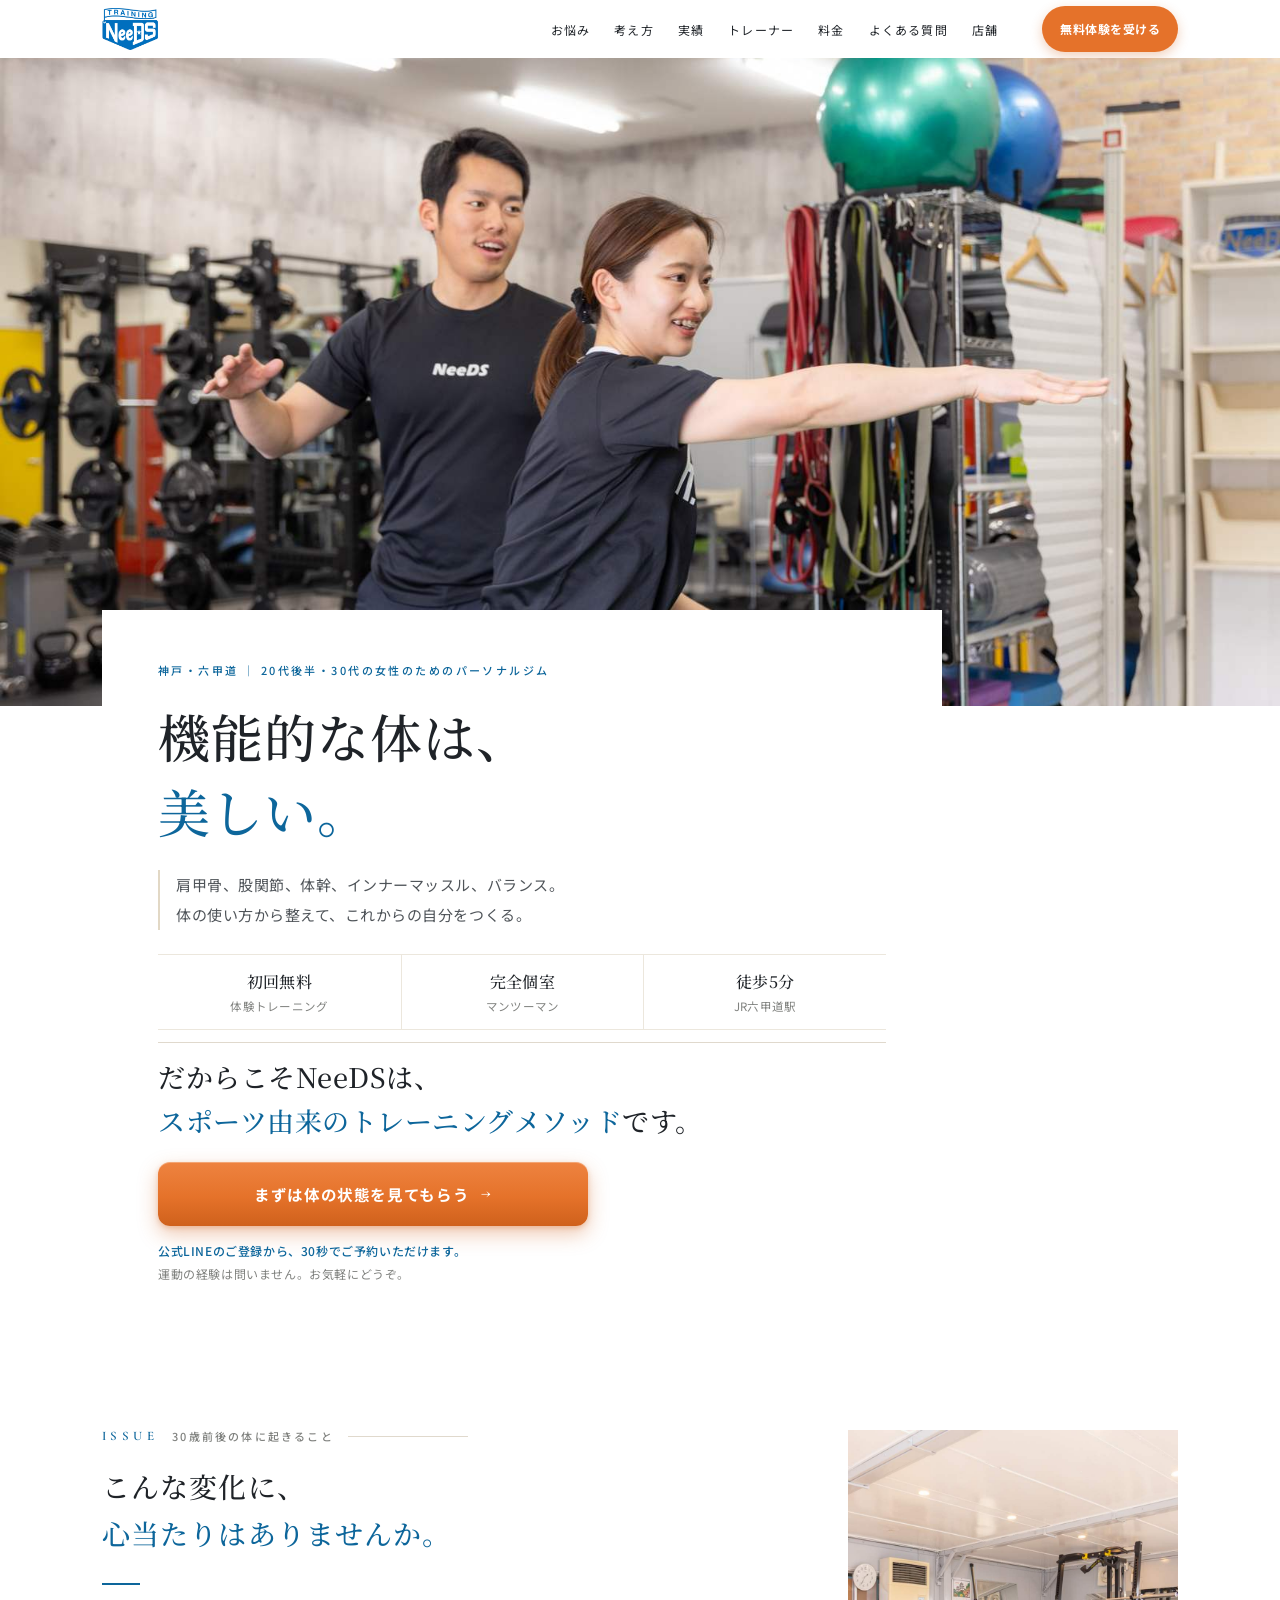
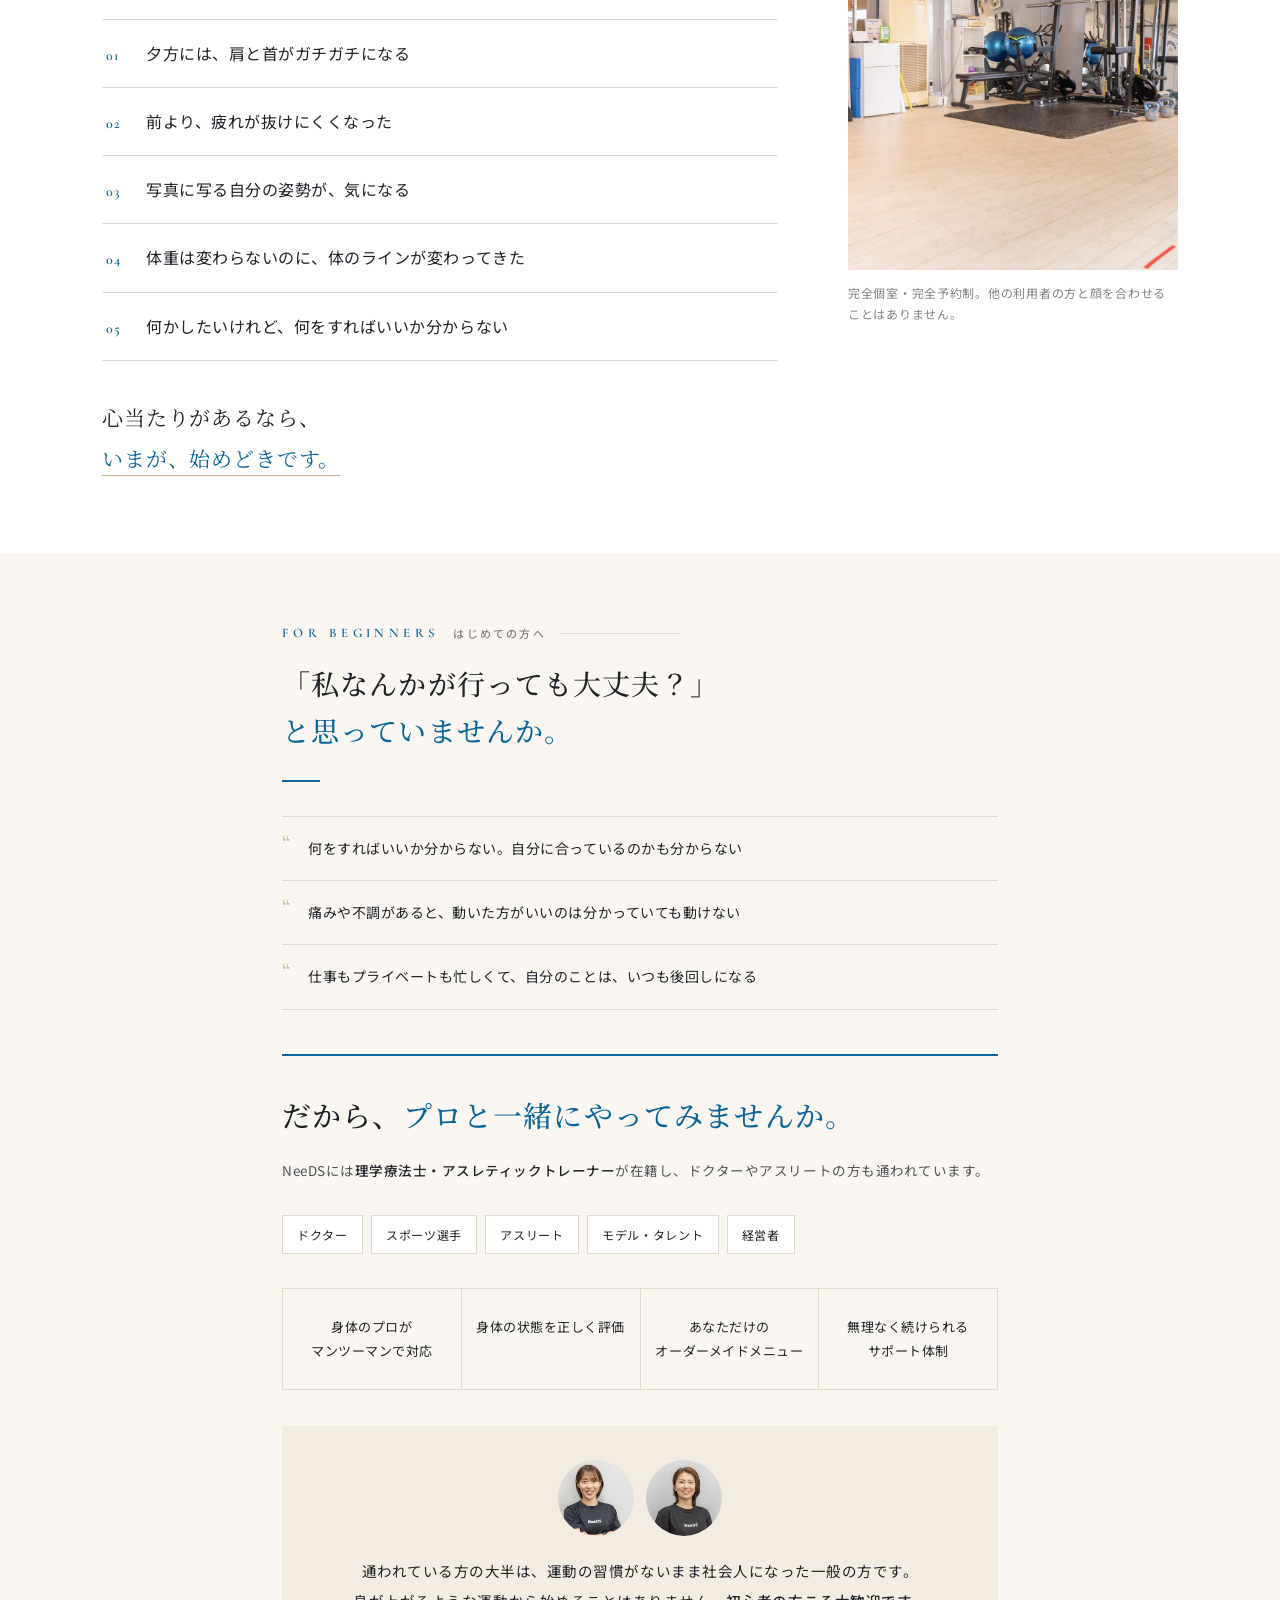
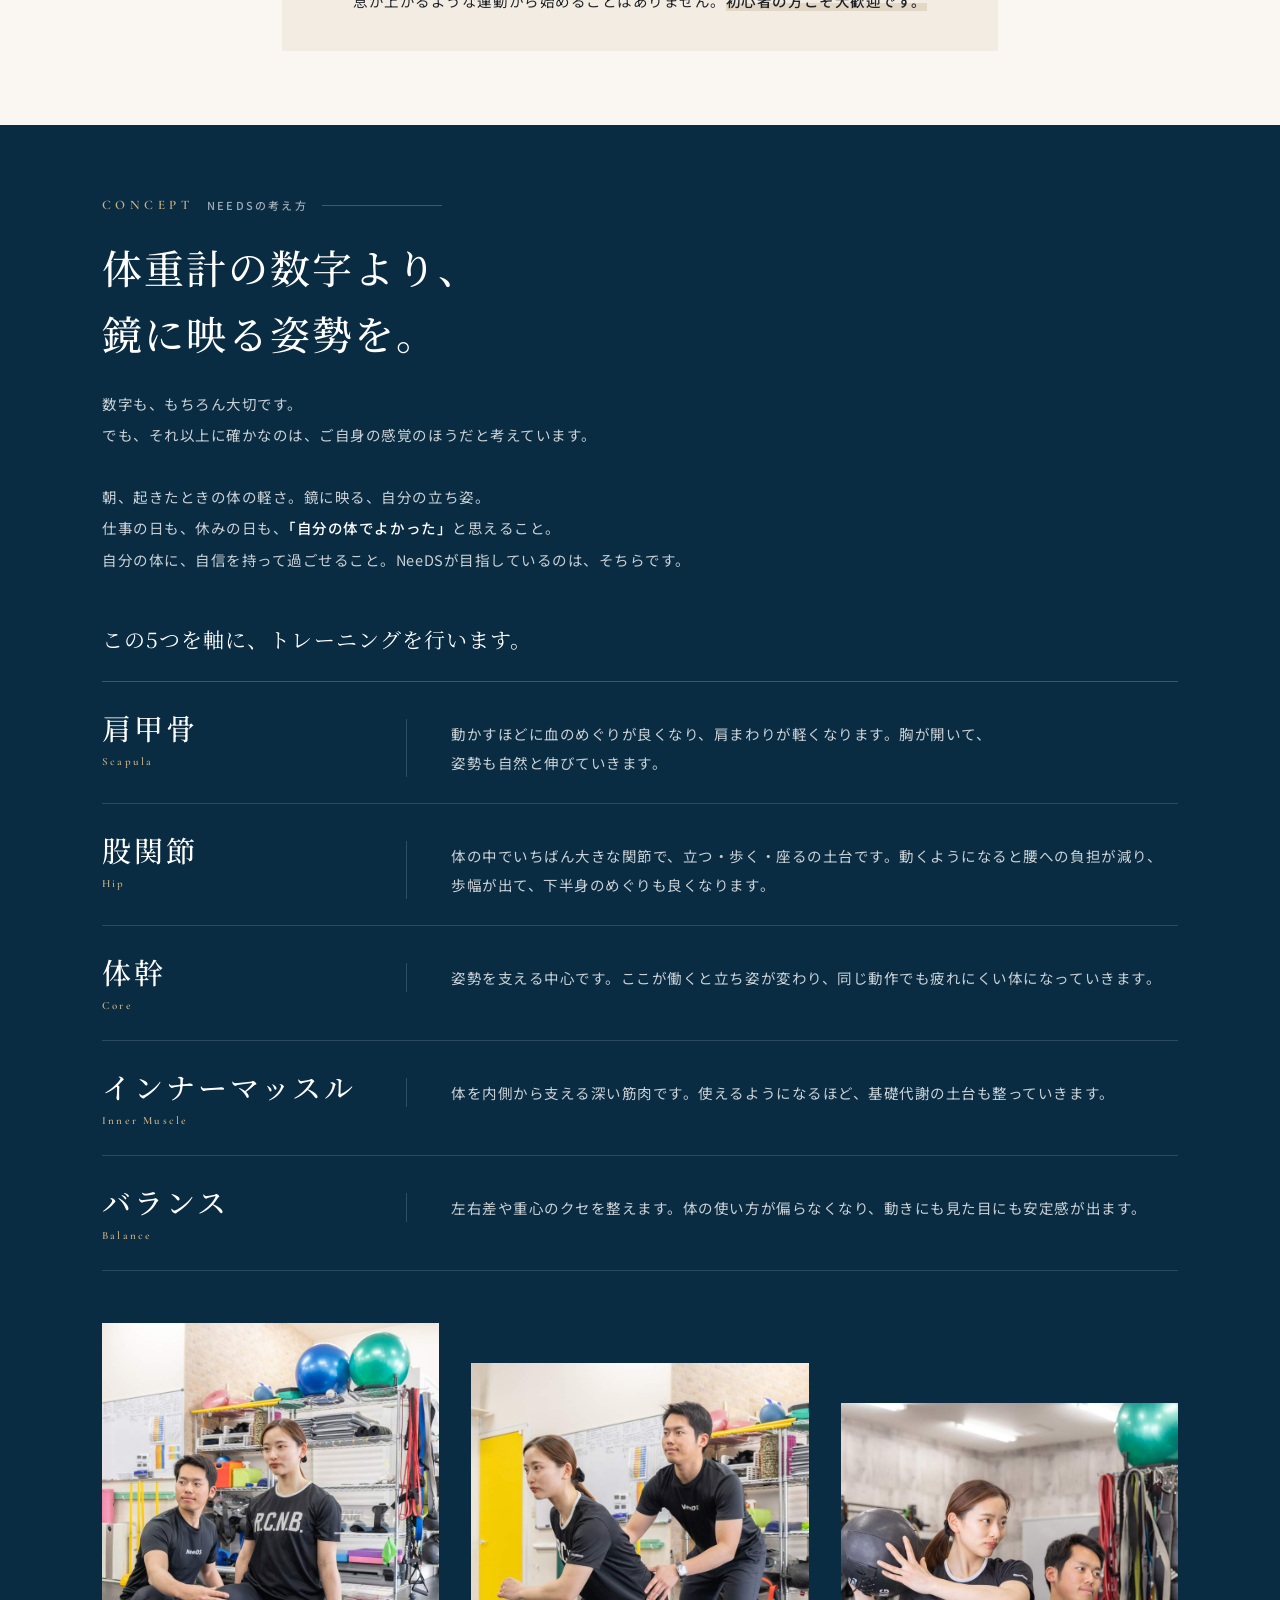
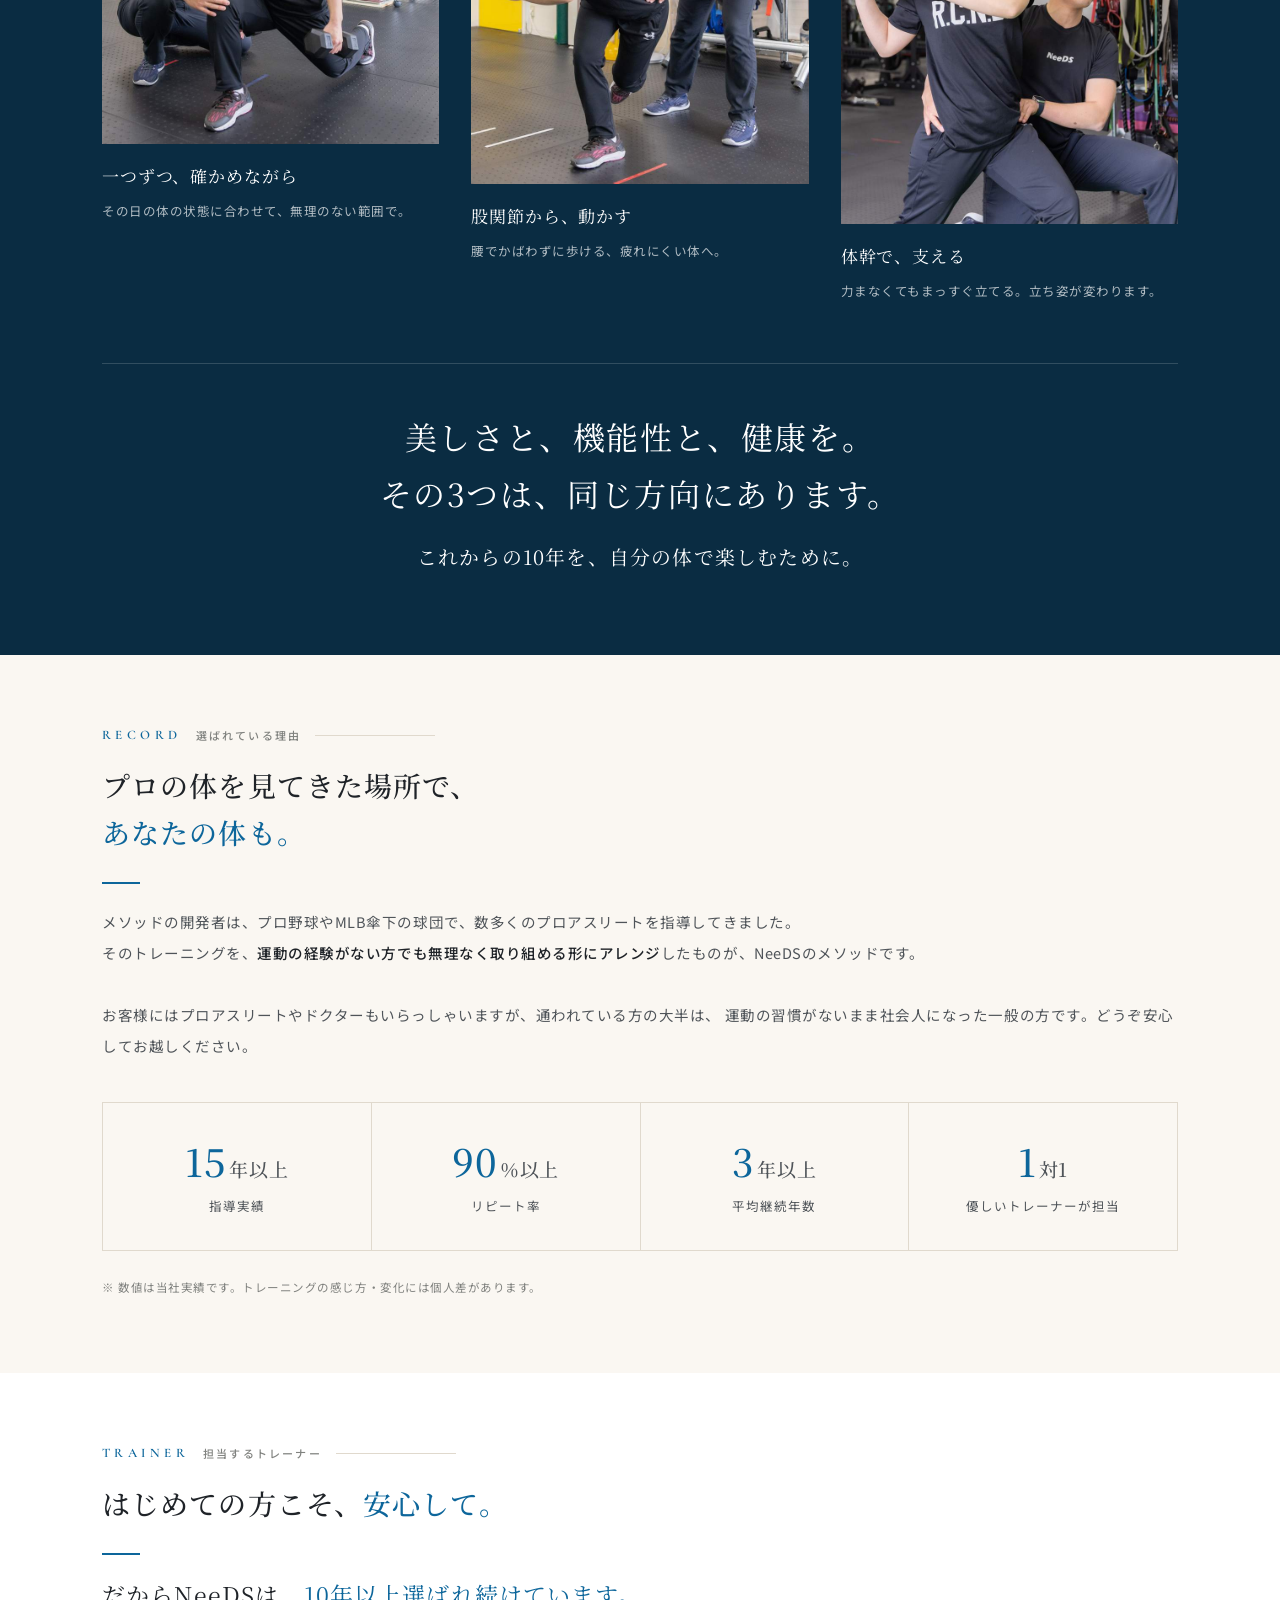
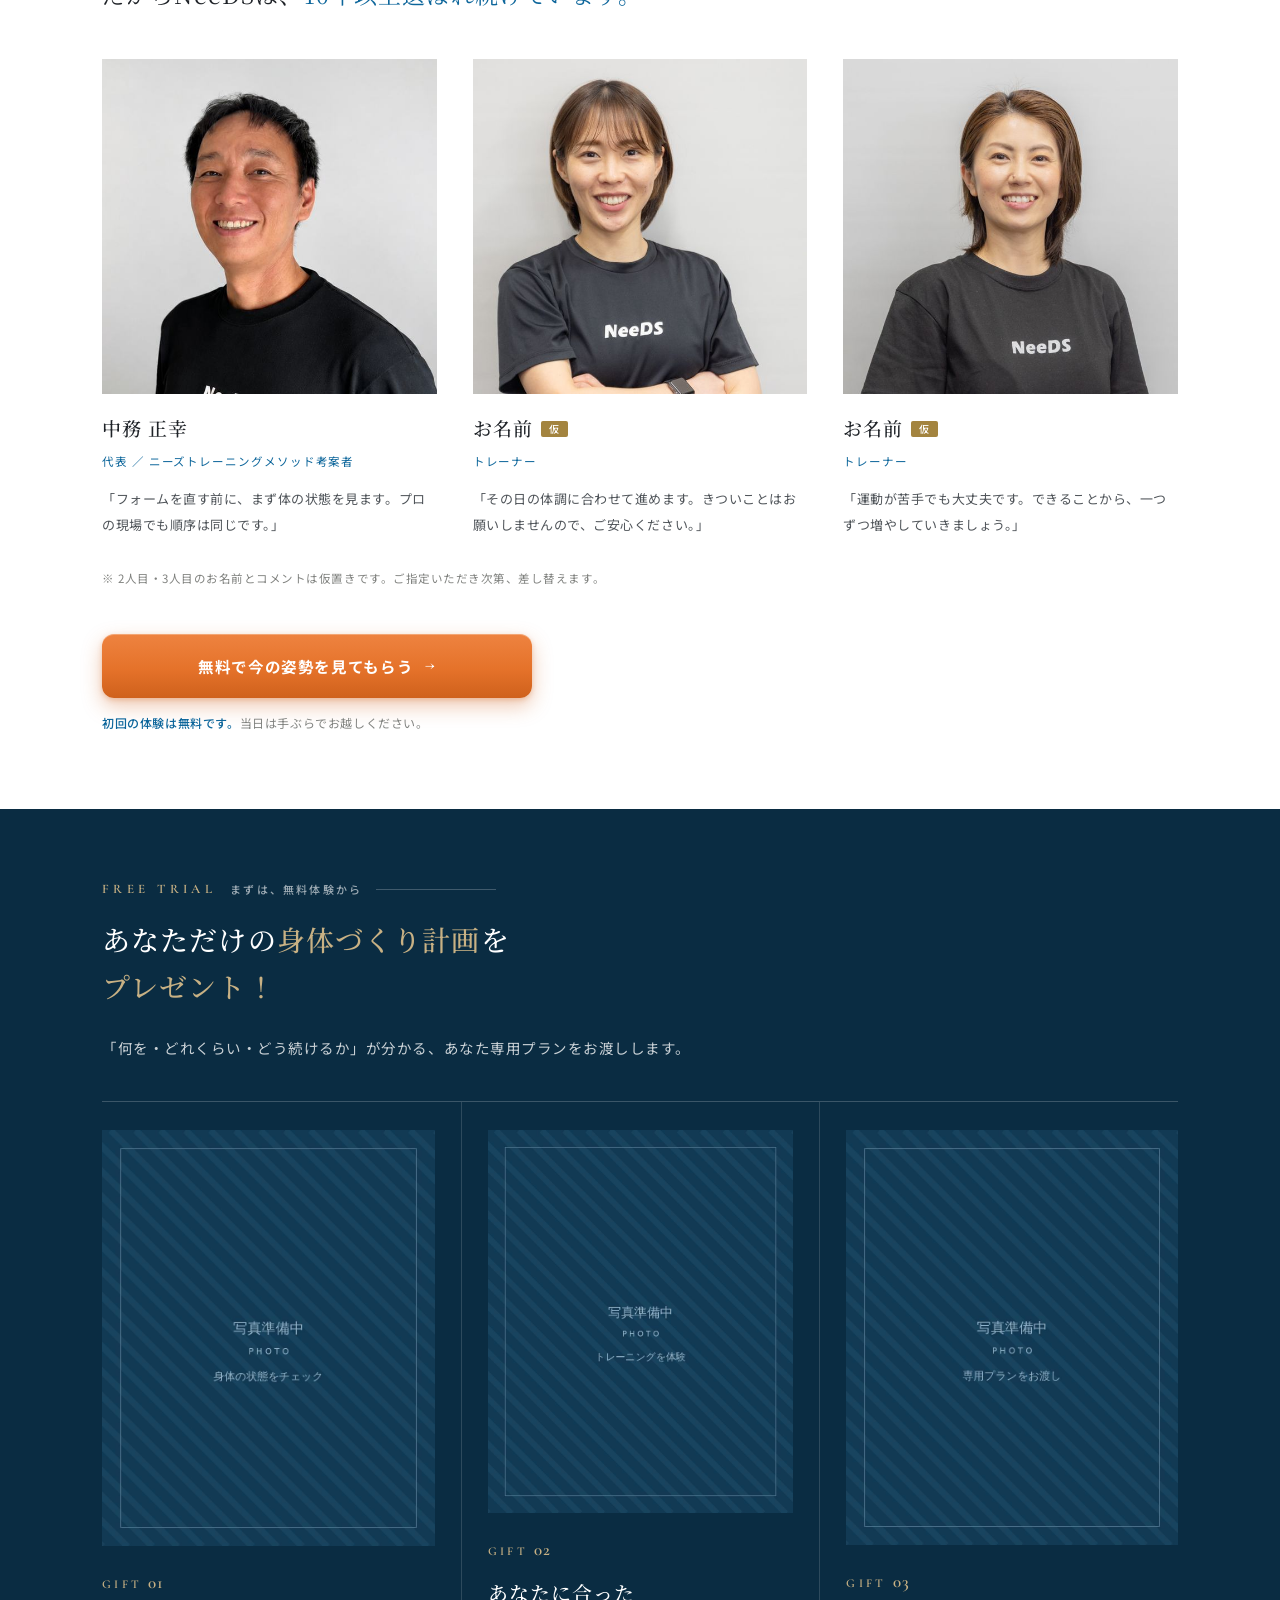
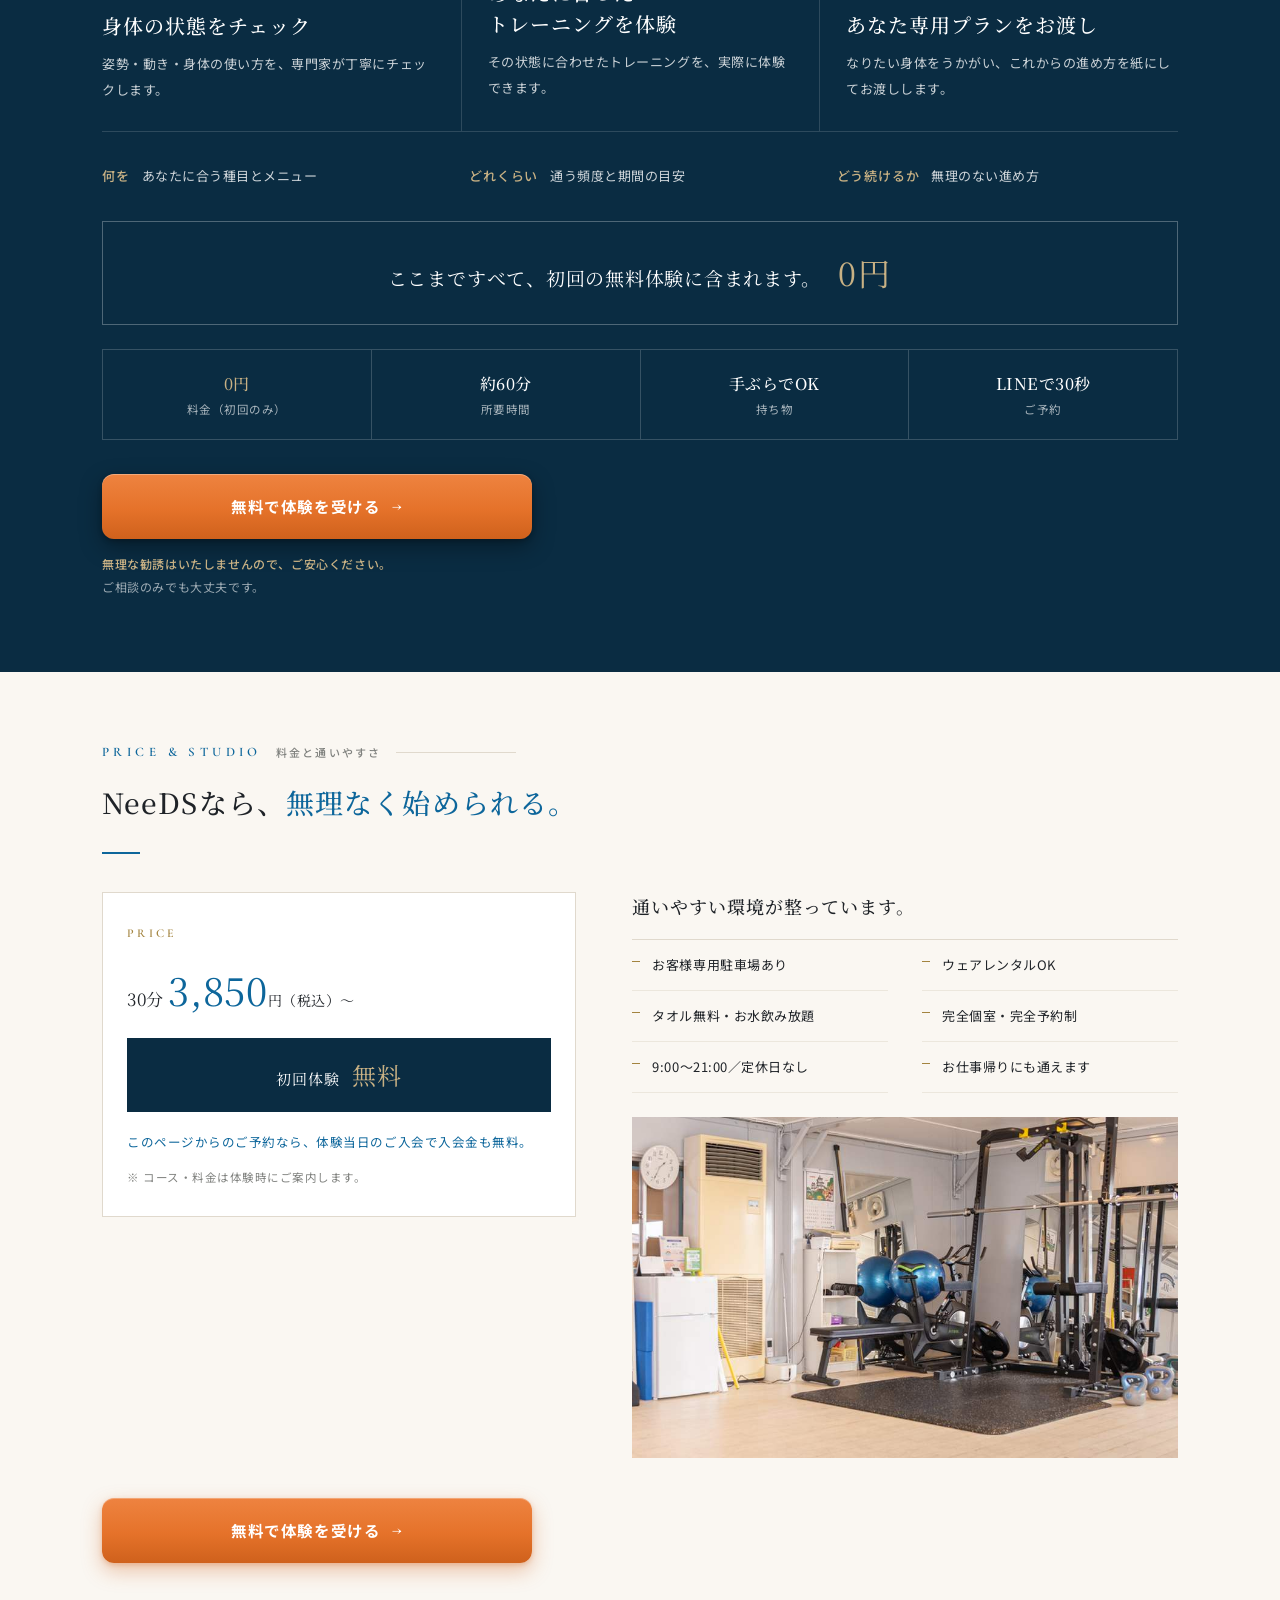
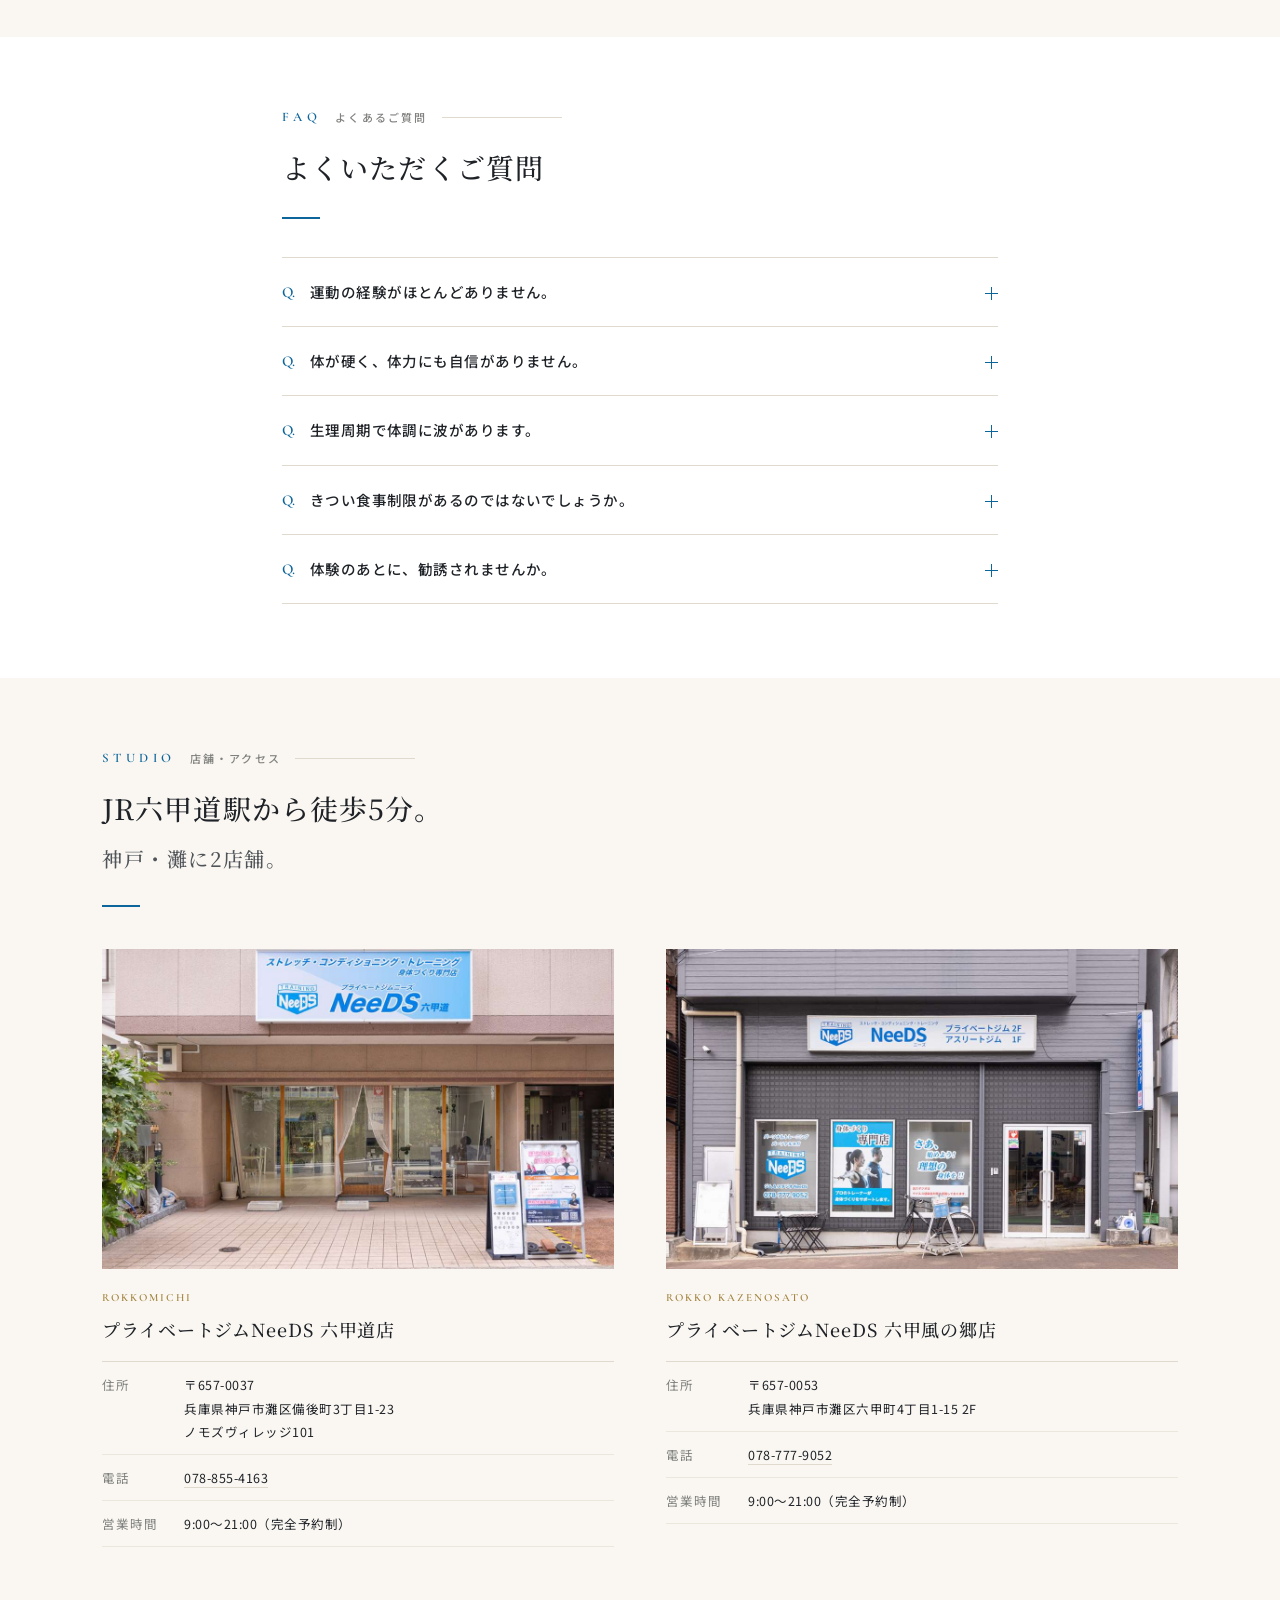
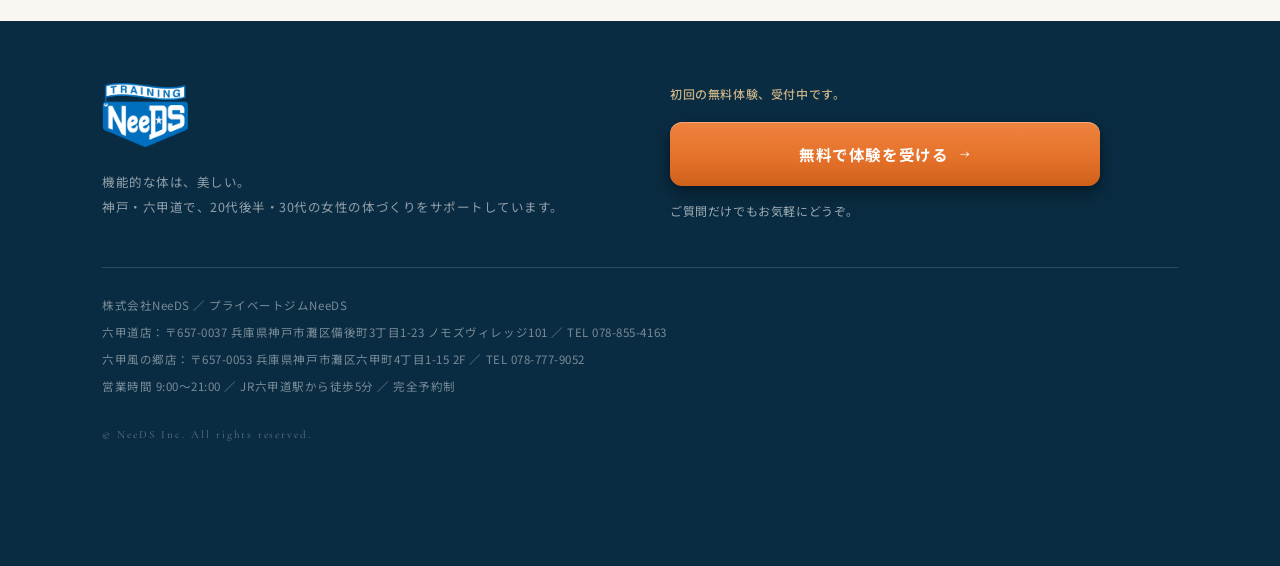
<file: index.html>
<!DOCTYPE html>
<html lang="ja">
<head>
<meta charset="UTF-8">
<meta name="viewport" content="width=device-width, initial-scale=1.0">
<meta name="format-detection" content="telephone=no">

<!-- Google Tag Manager -->
<script>(function(w,d,s,l,i){w[l]=w[l]||[];w[l].push({'gtm.start':
new Date().getTime(),event:'gtm.js'});var f=d.getElementsByTagName(s)[0],
j=d.createElement(s),dl=l!='dataLayer'?'&l='+l:'';j.async=true;j.src=
'https://www.googletagmanager.com/gtm.js?id='+i+dl;f.parentNode.insertBefore(j,f);
})(window,document,'script','dataLayer','GTM-P95C26ZR');</script>
<!-- End Google Tag Manager -->
<title>パーソナルジムNeeDS｜神戸・六甲道｜20代後半・30代の女性へ｜機能的な体は、美しい。</title>
<meta name="description" content="肩甲骨・股関節・体幹・インナーマッスル・バランス。プロスポーツの現場で選手を指導してきたトレーナーが、機能的で美しい体づくりを担当します。20代後半・30代の女性のための完全個室パーソナルジム。神戸・六甲道／JR六甲道駅から徒歩5分。初回無料体験・3大特典を受付中です。">
<meta name="robots" content="noindex,nofollow">
<meta name="theme-color" content="#0d669b">
<link rel="icon" href="images/logo.png">

<meta property="og:type" content="website">
<meta property="og:title" content="パーソナルジムNeeDS｜神戸・六甲道｜20代後半・30代の女性へ">
<meta property="og:description" content="機能的な体は、美しい。肩甲骨・股関節・体幹・インナーマッスル・バランスから整える、20代後半・30代の女性のためのパーソナルジム。初回無料体験・3大特典を受付中です。">
<meta property="og:url" content="">
<meta property="og:image" content="">

<link rel="preconnect" href="https://fonts.googleapis.com">
<link rel="preconnect" href="https://fonts.gstatic.com" crossorigin>
<link href="https://fonts.googleapis.com/css2?family=Noto+Sans+JP:wght@400;500;700&family=Noto+Serif+JP:wght@400;500;600&family=Cormorant+Garamond:wght@400;500;600&display=swap" rel="stylesheet">

<style>
/* ================================================================
   NeeDS 40〜50代女性向けLP — editorial layout
   Base: needs-golf-lp / index.html（ゴルフLPから派生）
   Brand: #0d669b (navy) / warm off-white / charcoal / beige + gold
   ================================================================ */

:root{
  --navy:       #0d669b;
  --cta:        #e5722a;
  --cta-dark:   #cf611c;
  --cta-light:  #ee8340;
  --navy-dark:  #084b73;
  --navy-ink:   #0a2c42;
  --ink:        #1f2328;
  --text:       #4f5459;
  --text-mute:  #80827f;
  --paper:      #ffffff;
  --paper-2:    #faf7f2;
  --paper-3:    #f2ece2;
  --line:       #e0d9cd;
  --line-soft:  #ece7dd;
  --gold:       #a3843f;
  --gold-soft:  #c8b184;
  --beige:      #e2d8c5;

  --ff-jp:   'Noto Sans JP', system-ui, -apple-system, "Hiragino Kaku Gothic ProN", "Yu Gothic", Meiryo, sans-serif;
  --ff-mn:   'Noto Serif JP', "Hiragino Mincho ProN", "Yu Mincho", "MS PMincho", serif;
  --ff-en:   'Cormorant Garamond', "Times New Roman", Times, serif;

  --wrap:      1120px;
  --wrap-slim: 760px;
  --pad:       22px;
  --header-h:  58px;
}

*,*::before,*::after{ box-sizing:border-box; }
html,body{ margin:0; padding:0; }
html{ -webkit-text-size-adjust:100%; scroll-behavior:smooth; }
body{
  background:var(--paper);
  color:var(--text);
  font-family:var(--ff-jp);
  font-size:15px;
  line-height:2.0;
  letter-spacing:.035em;
  font-weight:400;
  overflow-x:hidden;
}
img{ max-width:100%; height:auto; display:block; }
ul,ol{ list-style:none; margin:0; padding:0; }
a{ color:inherit; text-decoration:none; }
button{ font:inherit; color:inherit; background:none; border:0; padding:0; cursor:pointer; }
h1,h2,h3,h4,p,dl,dd,dt,figure,blockquote{ margin:0; }
table{ border-collapse:collapse; }
::selection{ background:var(--navy); color:#fff; }

.wrap{ width:100%; max-width:var(--wrap); margin:0 auto; padding-left:var(--pad); padding-right:var(--pad); }
.wrap-slim{ width:100%; max-width:var(--wrap-slim); margin:0 auto; padding-left:var(--pad); padding-right:var(--pad); }
.sec{ padding:74px 0; position:relative; }
.bg-off{ background:var(--paper-2); }
.bg-sand{ background:var(--paper-3); }
.bg-navy{ background:var(--navy-ink); color:#d7dee4; }

/* ---------- typography ---------- */
.eyebrow{
  font-family:var(--ff-en);
  font-size:13px; letter-spacing:.34em; text-transform:uppercase;
  color:var(--navy); font-weight:600; line-height:1;
  display:flex; align-items:center; gap:14px;
}
.eyebrow::after{ content:""; flex:1 1 auto; height:1px; background:var(--line); max-width:120px; }
.eyebrow .jp{ font-family:var(--ff-jp); font-size:11px; letter-spacing:.2em; color:var(--text-mute); font-weight:500; }
.bg-navy .eyebrow{ color:var(--gold-soft); }
.bg-navy .eyebrow::after{ background:rgba(255,255,255,.22); }
.bg-navy .eyebrow .jp{ color:rgba(255,255,255,.6); }

.sec-title{
  font-family:var(--ff-mn); font-weight:500;
  font-size:25px; line-height:1.68; letter-spacing:.04em;
  color:var(--ink); margin-top:20px;
}
.sec-title .accent{ color:var(--navy); }
.sec-title .thin{ font-size:.72em; color:var(--text); letter-spacing:.08em; }
.bg-navy .sec-title{ color:#fff; }
/* 日本語の行末に1〜2文字だけ残らないよう、文節単位で折り返させる */
.nw{ display:inline-block; }
.lead{ margin-top:22px; font-size:14.5px; line-height:2.15; color:var(--text); }
.lead b{ color:var(--ink); font-weight:500; }
.bg-navy .lead{ color:rgba(255,255,255,.78); }
.bg-navy .lead b{ color:#fff; }
.rule{ width:38px; height:2px; background:var(--navy); margin-top:26px; }
.rule.gold{ background:var(--gold-soft); }
@media (max-width:399px){ .sec-title{ font-size:23px; } }
@media (min-width:768px){ .sec-title{ font-size:28px; } }

/* ---------- buttons ---------- */
.btn{
  display:inline-flex; align-items:center; justify-content:center; gap:8px;
  font-family:var(--ff-jp); font-weight:500; letter-spacing:.09em;
  border-radius:2px; transition:background .28s ease, color .28s ease, border-color .28s ease, transform .28s ease;
  text-align:center;
}
.btn-line{
  background:linear-gradient(180deg, var(--cta-light) 0%, var(--cta) 55%, var(--cta-dark) 100%);
  color:#fff; font-weight:700;
  padding:17px 12px; font-size:13px; width:100%; line-height:1.45;
  letter-spacing:.02em; border-radius:12px;
  box-shadow:0 8px 20px rgba(207,97,28,.34), 0 2px 5px rgba(207,97,28,.26), inset 0 1px 0 rgba(255,255,255,.28);
}
.btn-line:hover{
  background:linear-gradient(180deg, #f28c48 0%, #e97a33 55%, #d66720 100%);
  transform:translateY(-2px);
  box-shadow:0 14px 28px rgba(207,97,28,.40), 0 3px 7px rgba(207,97,28,.28), inset 0 1px 0 rgba(255,255,255,.32);
}
.btn-line:active{ transform:translateY(0); box-shadow:0 4px 12px rgba(207,97,28,.3); }
.btn-line .arw{ font-family:var(--ff-en); font-size:15px; transition:transform .28s ease; }
.btn-line:hover .arw{ transform:translateX(4px); }
.bg-navy .btn-line,
.site-footer .btn-line{
  box-shadow:0 8px 22px rgba(0,0,0,.34), 0 2px 5px rgba(0,0,0,.24), inset 0 1px 0 rgba(255,255,255,.3);
}
.btn-mini{
  background:var(--cta); color:#fff; font-size:12px; font-weight:700; letter-spacing:.04em;
  padding:11px 18px; border-radius:999px; white-space:nowrap;
  box-shadow:0 4px 12px rgba(207,97,28,.30);
}
.btn-mini:hover{ background:var(--cta-dark); transform:translateY(-1px); box-shadow:0 7px 16px rgba(207,97,28,.36); }
@media (min-width:768px){
  .btn{ gap:12px; }
  .btn-line{
    width:auto; min-width:430px; padding:21px 38px; font-size:15.5px;
    letter-spacing:.04em; white-space:nowrap;
  }
}

.cta-block{ margin-top:34px; }
.cta-note{
  margin-top:14px; font-size:12px; line-height:1.9; color:var(--text-mute); letter-spacing:.05em;
}
.cta-note strong{ color:var(--navy); font-weight:500; }
.bg-navy .cta-note,
.site-footer .cta-note{ color:rgba(255,255,255,.6); }
.bg-navy .cta-note strong,
.site-footer .cta-note strong{ color:var(--gold-soft); }

/* ---------- photos ---------- */
.photo{ width:100%; display:block; object-fit:cover; background:#e3ded6; }
.r-tall{ aspect-ratio:4/5; }
.r-portrait{ aspect-ratio:3/4; object-position:50% center; }
.r-square{ aspect-ratio:1/1; }
.r-wide{ aspect-ratio:16/10; }
.img-wrap{ position:relative; }
.img-cap{
  margin-top:12px; font-size:12px; line-height:1.8; color:var(--text-mute); letter-spacing:.06em;
}
.bg-navy .img-cap{ color:rgba(255,255,255,.6); }

/* ---------- reveal ---------- */
.rv{ opacity:0; transform:translateY(22px); transition:opacity .9s cubic-bezier(.22,.61,.36,1), transform .9s cubic-bezier(.22,.61,.36,1); }
.rv.in{ opacity:1; transform:none; }
.rv-d1{ transition-delay:.09s; } .rv-d2{ transition-delay:.18s; } .rv-d3{ transition-delay:.27s; }
@media (prefers-reduced-motion:reduce){
  .rv{ opacity:1; transform:none; transition:none; }
  html{ scroll-behavior:auto; }
}

/* ================= header ================= */
.site-header{
  position:fixed; top:0; left:0; right:0; z-index:60;
  height:var(--header-h);
  display:flex; align-items:center;
  background:rgba(255,255,255,.94);
  backdrop-filter:saturate(160%) blur(8px);
  border-bottom:1px solid transparent;
  transition:border-color .3s ease, box-shadow .3s ease;
}
.site-header.stuck{ border-bottom-color:var(--line-soft); }
.header-in{ width:100%; max-width:var(--wrap); margin:0 auto; padding:0 var(--pad); display:flex; align-items:center; gap:18px; }
.logo-img{ height:38px; width:auto; flex:0 0 auto; }
@media (min-width:768px){ .logo-img{ height:42px; } }
.footer-logo{ height:64px; width:auto; display:block; }
.gnav{ display:none; margin-left:auto; }
.gnav ul{ display:flex; gap:24px; }
.gnav a{ font-size:12px; letter-spacing:.1em; color:var(--ink); position:relative; padding-bottom:3px; }
.gnav a::after{ content:""; position:absolute; left:0; bottom:0; width:0; height:1px; background:var(--navy); transition:width .3s ease; }
.gnav a:hover::after{ width:100%; }
.header-cta{ margin-left:auto; }
@media (min-width:900px){
  .gnav{ display:block; }
  .header-cta{ margin-left:26px; }
}

/* ================= hero ================= */
.hero{ padding-top:var(--header-h); background:var(--paper); position:relative; }
.hero-media{ position:relative; background:#e3ded6; }
.hero-photo{
  width:100%; display:block;
  aspect-ratio:16/10; object-fit:cover; object-position:42% 28%;
}
.hero-body{ padding:0 var(--pad); }
.hero-card{
  background:var(--paper); margin-top:-52px; position:relative; z-index:2;
  padding:16px 22px 8px; max-width:640px;
}
.hero-eyebrow{
  font-size:11px; letter-spacing:.22em; color:var(--navy); font-weight:500; line-height:1.6;
}
.hero-title{
  font-family:var(--ff-mn); font-weight:500;
  font-size:26px; line-height:1.45; letter-spacing:.02em; color:var(--ink);
  margin-top:10px;
}
.hero-title em{ font-style:normal; color:var(--navy); }
.hero-sub{ margin-top:14px; font-size:13px; line-height:1.8; color:var(--text); border-left:2px solid var(--beige); padding-left:14px; }
.hero-meta{
  margin-top:16px; display:flex; flex-wrap:wrap; gap:0;
  border-top:1px solid var(--line-soft);
}
.hero-meta li{
  flex:1 1 33.33%; padding:9px 3px; text-align:center;
  border-bottom:1px solid var(--line-soft);
  font-size:10.5px; letter-spacing:.02em; color:var(--text-mute); line-height:1.6;
}
.hero-meta li + li{ border-left:1px solid var(--line-soft); }
.hero-meta b{ display:block; font-family:var(--ff-mn); font-size:16px; color:var(--ink); font-weight:500; letter-spacing:.02em; margin-bottom:2px; }
@media (max-width:409px){ .hero-meta li{ font-size:10px; letter-spacing:0; } }
.hero-bridge{
  margin-top:12px; padding-top:12px; border-top:1px solid var(--line);
  font-family:var(--ff-mn); font-weight:500; font-size:15.5px; line-height:1.6;
  letter-spacing:.02em; color:var(--ink);
}
.hero-bridge em{ font-style:normal; color:var(--navy); }
.hero-cta{ padding:0 0 60px; margin-top:20px; }
@media (min-width:768px){ .hero-bridge{ font-size:24px; } }
@media (min-width:1024px){ .hero-bridge{ font-size:27px; } }
@media (min-width:768px){
  .hero-photo{ aspect-ratio:16/9; max-height:72vh; object-position:center; }
  .hero-title{ font-size:42px; margin-top:18px; }
  .hero-card{ margin-top:-96px; padding:40px 46px 10px; margin-left:0; max-width:720px; }
  .hero-body{ max-width:var(--wrap); margin:0 auto; }
  .hero-sub{ margin-top:22px; font-size:15px; line-height:2.0; padding-left:16px; }
  .hero-meta{ margin-top:24px; }
  .hero-meta li{ font-size:11.5px; padding:14px 6px; }
}
@media (min-width:1024px){
  .hero-title{ font-size:52px; }
  .hero-card{ max-width:840px; padding:52px 56px 10px; }
}

/* ================= 01 悩み ================= */
.issue-top{ display:grid; gap:34px; }
@media (min-width:900px){
  .issue-top{ grid-template-columns:1fr 330px; gap:70px; align-items:start; }
}
.issue-list{ margin-top:34px; border-bottom:1px solid var(--line); }
.issue-list li{
  display:flex; gap:16px; align-items:baseline;
  padding:17px 4px; border-top:1px solid var(--line);
  font-size:15px; line-height:1.8; color:var(--ink);
}
.issue-no{
  font-family:var(--ff-en); font-size:14px; font-weight:600; letter-spacing:.06em;
  color:var(--navy); flex:0 0 auto; min-width:24px;
}
/* li が flex のため、テキストは1つの子にまとめる（.nw を直接置くと gap が語間に出る） */
.issue-txt{ flex:1 1 auto; }
@media (min-width:768px){ .issue-list li{ font-size:16px; padding:19px 4px; } }
.issue-close{
  margin-top:36px; font-family:var(--ff-mn); font-size:18px; line-height:1.95;
  color:var(--ink); letter-spacing:.04em;
}
.issue-close em{ font-style:normal; color:var(--navy); border-bottom:1px solid var(--gold-soft); padding-bottom:2px; }
@media (min-width:768px){ .issue-close{ font-size:21px; } }

/* ================= 02 concept ================= */
.concept-statement{
  font-family:var(--ff-mn); font-weight:500; color:#fff;
  font-size:28px; line-height:1.65; letter-spacing:.05em; margin-top:22px;
}
@media (min-width:768px){ .concept-statement{ font-size:40px; } }

/* 5つの軸（縦並び・解説つき） */
.axis-head{
  margin-top:46px; font-family:var(--ff-mn); font-size:18px; line-height:1.8;
  letter-spacing:.05em; color:#fff;
}
@media (min-width:768px){ .axis-head{ font-size:21px; } }
.axis{ margin-top:22px; border-top:1px solid rgba(255,255,255,.2); }
.axis .row{ padding:22px 0; border-bottom:1px solid rgba(255,255,255,.14); }
.axis dt{
  font-family:var(--ff-mn); font-size:24px; font-weight:500; color:#fff;
  letter-spacing:.1em; line-height:1.4;
}
.axis dt small{
  display:block; font-family:var(--ff-en); font-size:11px; letter-spacing:.2em;
  color:var(--gold-soft); font-weight:600; margin-top:6px;
}
.axis dd{ margin-top:12px; font-size:13.5px; line-height:2.0; color:rgba(255,255,255,.78); }
@media (min-width:768px){
  .axis .row{ display:grid; grid-template-columns:260px 1fr; gap:44px; align-items:baseline; padding:26px 0; }
  .axis dt{ font-size:29px; }
  .axis dd{ margin-top:0; padding-left:44px; border-left:1px solid rgba(255,255,255,.16); font-size:14.5px; }
}

.pillars{ margin-top:52px; display:grid; gap:36px; }
.pillar-cap{
  margin-top:18px; font-family:var(--ff-mn); font-size:17px; letter-spacing:.05em;
  color:#fff; line-height:1.7;
}
.pillar-cap small{ display:block; font-family:var(--ff-jp); font-size:12.5px; letter-spacing:.04em; color:rgba(255,255,255,.68); margin-top:8px; line-height:1.9; }
@media (min-width:768px){
  .pillars{ grid-template-columns:repeat(3,1fr); gap:32px; }
  .pillars > *:nth-child(2){ margin-top:40px; }
  .pillars > *:nth-child(3){ margin-top:80px; }
}
.concept-foot{
  margin-top:60px; padding-top:34px; border-top:1px solid rgba(255,255,255,.16);
  font-family:var(--ff-mn); font-size:22px; line-height:1.8; color:#fff; letter-spacing:.05em;
}
@media (min-width:768px){ .concept-foot{ font-size:32px; text-align:center; padding-top:44px; } }

/* ================= 03 実績 ================= */
.proof{ margin-top:40px; display:grid; grid-template-columns:repeat(2,1fr); gap:0; border-top:1px solid var(--line); border-left:1px solid var(--line); }
.proof li{
  border-right:1px solid var(--line); border-bottom:1px solid var(--line);
  padding:26px 14px; text-align:center;
}
.proof b{
  display:block; font-family:var(--ff-mn); font-weight:500; color:var(--navy);
  font-size:30px; letter-spacing:.02em; line-height:1.25;
}
/* .proof span の display:block を継承しないよう、単位は明示的に inline に戻す */
.proof b .u{ display:inline; font-size:.5em; margin-left:2px; letter-spacing:.04em; }
.proof span{ display:block; margin-top:10px; font-size:12px; letter-spacing:.08em; color:var(--text); line-height:1.7; }
@media (min-width:768px){
  .proof{ grid-template-columns:repeat(4,1fr); }
  .proof li{ padding:34px 14px; }
  .proof b{ font-size:38px; }
  .proof span{ font-size:12.5px; }
}
.proof-note{ margin-top:26px; font-size:11.5px; line-height:1.9; color:var(--text-mute); }
.years{
  margin-top:20px; font-family:var(--ff-mn); font-size:19px; line-height:1.75;
  letter-spacing:.05em; color:var(--ink);
}
.years em{ font-style:normal; color:var(--navy); }
@media (min-width:768px){ .years{ font-size:23px; } }
.trial-sub{
  margin-top:20px; font-size:13px; line-height:2.0; color:rgba(255,255,255,.72); letter-spacing:.04em;
}

/* ================= 04 トレーナー ================= */
.staff{ margin-top:44px; display:grid; gap:34px; }
.staff-name{ margin-top:20px; font-family:var(--ff-mn); font-size:19px; font-weight:500; color:var(--ink); letter-spacing:.05em; line-height:1.5; }
.staff-role{ margin-top:9px; font-size:11.5px; letter-spacing:.08em; color:var(--navy); line-height:1.8; }
.staff-cmt{ margin-top:14px; font-size:13px; line-height:2.0; color:var(--text); }
.tag-tmp{
  display:inline-block; margin-left:8px; vertical-align:3px;
  font-family:var(--ff-jp); font-size:10px; font-weight:500; letter-spacing:.1em;
  color:#fff; background:var(--gold); padding:3px 8px; border-radius:2px; line-height:1;
}
@media (min-width:768px){ .staff{ grid-template-columns:repeat(3,1fr); gap:36px; } }
.staff-note{ margin-top:30px; font-size:11.5px; line-height:1.9; color:var(--text-mute); }

/* ================= はじめての方へ ================= */
.worry{ margin-top:34px; border-top:1px solid var(--line); }
.worry li{
  padding:18px 4px 18px 26px; border-bottom:1px solid var(--line);
  font-size:14px; line-height:1.95; color:var(--ink); position:relative;
}
.worry li::before{
  content:"“"; position:absolute; left:0; top:14px;
  font-family:var(--ff-en); font-size:24px; color:var(--gold-soft); line-height:1;
}
.bridge{
  margin-top:44px; padding-top:34px; border-top:2px solid var(--navy);
  font-family:var(--ff-mn); font-weight:500; font-size:23px; line-height:1.7;
  letter-spacing:.04em; color:var(--ink);
}
.bridge em{ font-style:normal; color:var(--navy); }
@media (min-width:768px){ .bridge{ font-size:29px; } }
.bridge-sub{ margin-top:18px; font-size:13.5px; line-height:2.05; color:var(--text); }
.bridge-sub b{ color:var(--ink); font-weight:500; }

.cats{
  margin-top:30px; display:flex; flex-wrap:wrap; gap:8px;
}
.cats li{
  border:1px solid var(--line); padding:9px 14px; font-size:12px;
  letter-spacing:.06em; color:var(--ink); line-height:1.6; background:var(--paper);
}
.reasons{ margin-top:34px; display:grid; grid-template-columns:1fr 1fr; gap:0;
  border-top:1px solid var(--line); border-left:1px solid var(--line); }
.reasons li{
  border-right:1px solid var(--line); border-bottom:1px solid var(--line);
  padding:20px 14px; font-size:12.5px; line-height:1.85; color:var(--ink); text-align:center;
}
@media (min-width:768px){
  .reasons{ grid-template-columns:repeat(4,1fr); }
  .reasons li{ padding:26px 14px; font-size:13px; }
}
.qbox{ margin-top:36px; padding:26px 22px; background:var(--paper-3); }
.qbox-figs{ display:flex; gap:12px; justify-content:center; }
.qbox-figs img{ width:76px; height:76px; border-radius:50%; object-fit:cover; }
.qbox-txt{
  margin-top:20px; font-size:13.5px; line-height:2.1; color:var(--ink); text-align:center;
}
.qbox-txt .hl{ background:linear-gradient(transparent 62%, var(--beige) 62%); font-weight:500; }
@media (min-width:768px){ .qbox{ padding:34px 40px; } .qbox-txt{ font-size:14.5px; } }

/* ================= 無料体験の特典 ================= */
.perks{ margin-top:38px; display:grid; gap:0; border-top:1px solid rgba(255,255,255,.2); }
.perk{ padding:24px 0; border-bottom:1px solid rgba(255,255,255,.14); }
.perk-ph{ margin-bottom:20px; }
.perk-no{
  font-family:var(--ff-en); font-size:12px; letter-spacing:.28em; font-weight:600;
  color:var(--gold-soft); text-transform:uppercase;
}
.perk-no em{ font-style:normal; font-size:17px; letter-spacing:.06em; margin-left:6px; }
.perk-ttl{ margin-top:10px; font-family:var(--ff-mn); font-size:19px; font-weight:500; color:#fff; letter-spacing:.05em; line-height:1.55; }
.perk-txt{ margin-top:10px; font-size:13px; line-height:2.0; color:rgba(255,255,255,.78); }
@media (min-width:900px){
  .perks{ grid-template-columns:repeat(3,1fr); border-bottom:1px solid rgba(255,255,255,.14); }
  .perk{ padding:28px 26px; border-bottom:0; border-left:1px solid rgba(255,255,255,.14); }
  .perk:first-child{ border-left:0; padding-left:0; }
  .perk:last-child{ padding-right:0; }
  .perk-ttl{ font-size:20px; }
}
.pwline{ margin-top:32px; display:grid; gap:10px; }
.pwline span{ font-size:13px; line-height:1.9; color:rgba(255,255,255,.8); }
.pwline b{ color:var(--gold-soft); font-weight:500; margin-right:12px; letter-spacing:.06em; }
@media (min-width:768px){ .pwline{ grid-template-columns:repeat(3,1fr); gap:26px; } }
.planfree{
  margin-top:32px; padding:22px 20px; border:1px solid rgba(255,255,255,.28);
  text-align:center; font-family:var(--ff-mn); font-size:16px; line-height:1.8;
  color:#fff; letter-spacing:.04em;
}
.planfree .zero{ display:block; margin-top:8px; font-size:30px; color:var(--gold-soft); letter-spacing:.06em; }
@media (min-width:768px){ .planfree{ font-size:19px; } .planfree .zero{ display:inline; margin-left:18px; font-size:32px; } }
.fstrip{ margin-top:24px; display:grid; grid-template-columns:1fr 1fr; gap:0;
  border-top:1px solid rgba(255,255,255,.18); border-left:1px solid rgba(255,255,255,.18); }
.fstrip li{
  border-right:1px solid rgba(255,255,255,.18); border-bottom:1px solid rgba(255,255,255,.18);
  padding:16px 8px; text-align:center; font-size:11px; color:rgba(255,255,255,.65); line-height:1.7;
}
.fstrip b{ display:block; font-family:var(--ff-mn); font-size:16px; color:#fff; font-weight:500; margin-bottom:3px; letter-spacing:.03em; }
.fstrip b.free{ color:var(--gold-soft); }
@media (min-width:768px){ .fstrip{ grid-template-columns:repeat(4,1fr); } .fstrip li{ padding:20px 8px; font-size:11.5px; } }

/* ================= 料金と通いやすさ ================= */
.pricebox{ margin-top:38px; display:grid; gap:34px; }
@media (min-width:900px){ .pricebox{ grid-template-columns:1fr 1.15fr; gap:56px; align-items:start; } }
.price-card{ border:1px solid var(--line); padding:28px 24px; background:var(--paper); }
.price-lbl{ font-family:var(--ff-en); font-size:12px; letter-spacing:.28em; color:var(--gold); font-weight:600; text-transform:uppercase; }
.price-main{ margin-top:16px; font-family:var(--ff-mn); font-size:17px; color:var(--ink); letter-spacing:.03em; line-height:1.5; }
.price-main .amt{ font-size:38px; color:var(--navy); letter-spacing:.02em; }
.price-main .u{ font-size:14px; }
.price-band{
  margin-top:20px; padding:13px 10px; background:var(--navy-ink); text-align:center;
  font-family:var(--ff-mn); font-size:15px; color:#fff; letter-spacing:.06em;
}
.price-band .free{ font-size:24px; color:var(--gold-soft); margin-left:12px; }
.price-perk{ margin-top:18px; font-size:12.5px; line-height:1.95; color:var(--navy); }
.price-note{ margin-top:12px; font-size:11.5px; line-height:1.85; color:var(--text-mute); }
.env-ttl{ font-family:var(--ff-mn); font-size:18px; font-weight:500; color:var(--ink); letter-spacing:.05em; line-height:1.6; }
.env{ margin-top:18px; border-top:1px solid var(--line); }
.env li{
  padding:13px 0 13px 20px; border-bottom:1px solid var(--line-soft); position:relative;
  font-size:13px; line-height:1.85; color:var(--ink);
}
.env li::before{ content:""; position:absolute; left:0; top:21px; width:8px; height:1px; background:var(--gold); }
@media (min-width:768px){ .env{ display:grid; grid-template-columns:1fr 1fr; column-gap:34px; } }
.studio-ph{ margin-top:24px; }

/* ================= 05 trial ================= */
.trial-grid{ margin-top:38px; display:grid; gap:0; border-top:1px solid rgba(255,255,255,.18); }
.trial-grid dt{
  padding:18px 0 6px; font-size:11px; letter-spacing:.16em; color:var(--gold-soft);
  font-family:var(--ff-en); text-transform:uppercase; font-weight:600;
}
.trial-grid dd{ padding:0 0 18px; border-bottom:1px solid rgba(255,255,255,.14); font-size:14px; color:#fff; line-height:1.9; }
.trial-grid dd small{ display:block; font-size:12px; color:rgba(255,255,255,.6); margin-top:4px; letter-spacing:.03em; line-height:1.9; }
.trial-price{ font-family:var(--ff-mn); font-size:24px; letter-spacing:.04em; }
@media (min-width:768px){
  .trial-grid{ grid-template-columns:180px 1fr; }
  .trial-grid dt{ padding:20px 0; border-bottom:1px solid rgba(255,255,255,.14); }
  .trial-grid dd{ padding:20px 0; }
}
.trial-msg{
  margin-top:34px; font-family:var(--ff-mn); font-size:17px; line-height:1.95;
  color:#fff; letter-spacing:.04em;
}
@media (min-width:768px){ .trial-msg{ font-size:20px; } }

/* ================= 06 faq ================= */
.faq{ margin-top:38px; border-top:1px solid var(--line); }
.faq-item{ border-bottom:1px solid var(--line); }
.faq-q{
  width:100%; display:flex; align-items:flex-start; gap:14px; text-align:left;
  padding:21px 0; font-size:14.5px; line-height:1.8; color:var(--ink); font-weight:500; letter-spacing:.03em;
}
.faq-q .qm{ font-family:var(--ff-en); font-size:15px; color:var(--navy); font-weight:600; flex:0 0 auto; line-height:1.75; }
.faq-q .ic{ margin-left:auto; flex:0 0 auto; position:relative; width:13px; height:13px; margin-top:8px; }
.faq-q .ic::before,.faq-q .ic::after{ content:""; position:absolute; background:var(--navy); transition:transform .3s ease, opacity .3s ease; }
.faq-q .ic::before{ left:0; top:6px; width:13px; height:1px; }
.faq-q .ic::after{ left:6px; top:0; width:1px; height:13px; }
.faq-q[aria-expanded="true"] .ic::after{ transform:scaleY(0); }
.faq-a{ padding:0 0 22px 28px; font-size:13.5px; line-height:2.05; color:var(--text); }
.faq-a[hidden]{ display:none; }

/* ================= 07 access ================= */
.shops{ margin-top:42px; display:grid; gap:38px; }
.shop-ph{ margin-bottom:20px; }
.shop-name{ font-family:var(--ff-mn); font-size:18px; font-weight:500; color:var(--ink); letter-spacing:.05em; line-height:1.6; }
.shop-name small{ display:block; font-size:11px; letter-spacing:.18em; color:var(--gold); font-family:var(--ff-en); text-transform:uppercase; margin-bottom:8px; font-weight:600; }
.shop-dl{ margin-top:18px; border-top:1px solid var(--line); }
.shop-dl div{ display:flex; gap:14px; padding:11px 0; border-bottom:1px solid var(--line-soft); font-size:12.5px; line-height:1.85; }
.shop-dl dt{ flex:0 0 68px; color:var(--text-mute); letter-spacing:.08em; }
.shop-dl dd{ color:var(--ink); }
.shop-dl a{ border-bottom:1px solid var(--line); }
@media (min-width:768px){ .shops{ grid-template-columns:1fr 1fr; gap:52px; } }

/* ================= footer ================= */
.site-footer{ background:var(--navy-ink); color:rgba(255,255,255,.66); padding:62px 0 120px; }
.footer-top{ display:grid; gap:36px; }
.footer-txt{ font-size:12.5px; line-height:2.0; margin-top:22px; color:rgba(255,255,255,.55); }
.footer-corp{ margin-top:44px; padding-top:26px; border-top:1px solid rgba(255,255,255,.14); font-size:11.5px; line-height:2.0; color:rgba(255,255,255,.45); }
.footer-corp p + p{ margin-top:4px; }
.copyright{ margin-top:26px; font-family:var(--ff-en); font-size:11px; letter-spacing:.18em; color:rgba(255,255,255,.35); }
@media (min-width:768px){ .footer-top{ grid-template-columns:1fr 1fr; gap:60px; align-items:start; } }

/* ================= sticky cta (mobile) ================= */
.sticky-cta{
  position:fixed; left:0; right:0; bottom:0; z-index:70;
  background:rgba(255,255,255,.96); border-top:1px solid var(--line-soft);
  padding:10px var(--pad) calc(10px + env(safe-area-inset-bottom));
  transform:translateY(110%); transition:transform .4s cubic-bezier(.22,.61,.36,1);
  backdrop-filter:saturate(160%) blur(8px);
}
.sticky-cta.show{ transform:none; }
.sticky-cta .btn-line{ padding:15px 14px; font-size:13.5px; border-radius:10px; }
.sticky-cta .mini-note{ text-align:center; font-size:10.5px; color:var(--text-mute); margin-bottom:7px; letter-spacing:.06em; }
@media (min-width:900px){ .sticky-cta{ display:none; } }

.skip{ position:absolute; left:-9999px; }
.skip:focus{ left:12px; top:12px; z-index:200; background:#fff; padding:10px 16px; color:var(--navy); }
</style>
</head>

<body>
<!-- Google Tag Manager (noscript) -->
<noscript><iframe src="https://www.googletagmanager.com/ns.html?id=GTM-P95C26ZR"
height="0" width="0" style="display:none;visibility:hidden"></iframe></noscript>
<!-- End Google Tag Manager (noscript) -->
<a class="skip" href="#main">本文へスキップ</a>

<!-- ============ HEADER ============ -->
<header class="site-header" id="siteHeader">
  <div class="header-in">
    <a href="#hero" aria-label="プライベートジムNeeDS">
      <img class="logo-img" src="images/logo.png" alt="プライベートジムNeeDS" width="420" height="313">
    </a>
    <nav class="gnav" aria-label="メインメニュー">
      <ul>
        <li><a href="#issue">お悩み</a></li>
        <li><a href="#concept">考え方</a></li>
        <li><a href="#proof">実績</a></li>
        <li><a href="#trainer">トレーナー</a></li>
        <li><a href="#price">料金</a></li>
        <li><a href="#faq">よくある質問</a></li>
        <li><a href="#access">店舗</a></li>
      </ul>
    </nav>
    <a class="btn btn-mini header-cta" href="https://lin.ee/WEFp411" target="_blank" rel="noopener" data-event="cta_click" data-cta="header">無料体験を受ける</a>
  </div>
</header>

<main id="main">

<!-- ============ HERO ============ -->
<section class="hero" id="hero">
  <div class="hero-media">
    <img class="hero-photo" src="images/hero.jpg"
         alt="トレーナーの指導を受けながら、胸をひらく動きを行う女性"
         width="1600" height="900" fetchpriority="high" decoding="async">
  </div>

  <div class="hero-body">
    <div class="hero-card rv">
      <p class="hero-eyebrow">神戸・六甲道 ｜ 20代後半・30代の女性のためのパーソナルジム</p>
      <h1 class="hero-title">
        <span class="nw">機能的な体は、</span><br>
        <em>美しい。</em>
      </h1>
      <p class="hero-sub">
        <span class="nw">肩甲骨、股関節、体幹、</span><span class="nw">インナーマッスル、バランス。</span><br>
        <span class="nw">体の使い方から整えて、</span><span class="nw">これからの自分をつくる。</span>
      </p>
      <ul class="hero-meta">
        <li><b>初回無料</b>体験トレーニング</li>
        <li><b>完全個室</b>マンツーマン</li>
        <li><b>徒歩5分</b>JR六甲道駅</li>
      </ul>
      <p class="hero-bridge">
        <span class="nw">だからこそNeeDSは、</span><br>
        <em><span class="nw">スポーツ由来の</span><span class="nw">トレーニングメソッド</span></em><span class="nw">です。</span>
      </p>
      <div class="cta-block hero-cta">
        <a class="btn btn-line" href="https://lin.ee/WEFp411" target="_blank" rel="noopener" data-event="cta_click" data-cta="hero">まずは体の状態を見てもらう<span class="arw" aria-hidden="true">→</span></a>
        <p class="cta-note">
          <strong>公式LINEのご登録から、30秒でご予約いただけます。</strong><br>
          運動の経験は問いません。お気軽にどうぞ。
        </p>
      </div>
    </div>
  </div>
</section>

<!-- ============ 01 お悩み ============ -->
<section class="sec" id="issue">
  <div class="wrap">
    <div class="issue-top">
      <div class="rv">
        <p class="eyebrow">Issue <span class="jp">30歳前後の体に起きること</span></p>
        <h2 class="sec-title">
          <span class="nw">こんな変化に、</span><br>
          <span class="accent"><span class="nw">心当たりはありませんか。</span></span>
        </h2>
        <div class="rule"></div>

        <ul class="issue-list">
          <li><span class="issue-no">01</span><span class="issue-txt"><span class="nw">夕方には、</span><span class="nw">肩と首がガチガチになる</span></span></li>
          <li><span class="issue-no">02</span><span class="issue-txt"><span class="nw">前より、</span><span class="nw">疲れが抜けにくくなった</span></span></li>
          <li><span class="issue-no">03</span><span class="issue-txt"><span class="nw">写真に写る自分の姿勢が、</span><span class="nw">気になる</span></span></li>
          <li><span class="issue-no">04</span><span class="issue-txt"><span class="nw">体重は変わらないのに、</span><span class="nw">体のラインが変わってきた</span></span></li>
          <li><span class="issue-no">05</span><span class="issue-txt"><span class="nw">何かしたいけれど、</span><span class="nw">何をすればいいか分からない</span></span></li>
        </ul>

        <p class="issue-close">
          <span class="nw">心当たりがあるなら、</span><br>
          <em><span class="nw">いまが、</span><span class="nw">始めどきです。</span></em>
        </p>
      </div>

      <div class="rv rv-d1">
        <img class="photo r-portrait" src="images/p04.jpg"
             alt="プライベートジムNeeDSの店内"
             width="900" height="1200" loading="lazy" decoding="async">
        <p class="img-cap">完全個室・完全予約制。他の利用者の方と顔を合わせることはありません。</p>
      </div>
    </div>
  </div>
</section>

<!-- ============ 02 はじめての方へ ============ -->
<section class="sec bg-off" id="beginner">
  <div class="wrap-slim">
    <div class="rv">
      <p class="eyebrow">For Beginners <span class="jp">はじめての方へ</span></p>
      <h2 class="sec-title">
        <span class="nw">「私なんかが行っても</span><span class="nw">大丈夫？」</span><br>
        <span class="accent"><span class="nw">と思っていませんか。</span></span>
      </h2>
      <div class="rule"></div>

      <ul class="worry">
        <li><span class="nw">何をすればいいか分からない。</span><span class="nw">自分に合っているのかも分からない</span></li>
        <li><span class="nw">痛みや不調があると、</span><span class="nw">動いた方がいいのは</span><span class="nw">分かっていても動けない</span></li>
        <li><span class="nw">仕事もプライベートも忙しくて、</span><span class="nw">自分のことは、いつも後回しになる</span></li>
      </ul>

      <p class="bridge">
        <span class="nw">だから、</span><em><span class="nw">プロと一緒に</span><span class="nw">やってみませんか。</span></em>
      </p>
      <p class="bridge-sub">
        NeeDSには<b><span class="nw">理学療法士・</span><span class="nw">アスレティックトレーナー</span></b><span class="nw">が在籍し、</span><span class="nw">ドクターやアスリートの方も</span><span class="nw">通われています。</span>
      </p>

      <ul class="cats">
        <li>ドクター</li>
        <li>スポーツ選手</li>
        <li>アスリート</li>
        <li>モデル・タレント</li>
        <li>経営者</li>
      </ul>

      <ul class="reasons">
        <li><span class="nw">身体のプロが</span><span class="nw">マンツーマンで対応</span></li>
        <li><span class="nw">身体の状態を</span><span class="nw">正しく評価</span></li>
        <li><span class="nw">あなただけの</span><span class="nw">オーダーメイド</span><span class="nw">メニュー</span></li>
        <li><span class="nw">無理なく続けられる</span><span class="nw">サポート体制</span></li>
      </ul>

      <div class="qbox">
        <div class="qbox-figs">
          <img src="images/t02.jpg" alt="プライベートジムNeeDSの女性トレーナー" width="600" height="600" loading="lazy" decoding="async">
          <img src="images/t03.jpg" alt="プライベートジムNeeDSの女性トレーナー" width="600" height="600" loading="lazy" decoding="async">
        </div>
        <p class="qbox-txt">
          <span class="nw">通われている方の大半は、</span><span class="nw">運動の習慣がないまま</span><span class="nw">社会人になった一般の方です。</span><br>
          <span class="nw">息が上がるような運動から</span><span class="nw">始めることはありません。</span><span class="hl"><span class="nw">初心者の方こそ大歓迎です。</span></span>
        </p>
      </div>
    </div>
  </div>
</section>

<!-- ============ 03 コンセプト ============ -->
<section class="sec bg-navy" id="concept">
  <div class="wrap">
    <div class="rv">
      <p class="eyebrow">Concept <span class="jp">NeeDSの考え方</span></p>
      <p class="concept-statement">
        <span class="nw">体重計の数字より、</span><br>
        <span class="nw">鏡に映る姿勢を。</span>
      </p>
      <p class="lead" style="max-width:640px;">
        数字も、もちろん大切です。<br>
        でも、それ以上に確かなのは、ご自身の感覚のほうだと考えています。<br><br>
        朝、起きたときの体の軽さ。鏡に映る、自分の立ち姿。<br>
        仕事の日も、休みの日も、<b>「自分の体でよかった」</b>と思えること。<br>
        自分の体に、自信を持って過ごせること。NeeDSが目指しているのは、そちらです。
      </p>
    </div>

    <div class="rv rv-d1">
      <p class="axis-head"><span class="nw">この5つを軸に、</span><span class="nw">トレーニングを行います。</span></p>
      <dl class="axis">
        <div class="row">
          <dt>肩甲骨<small>Scapula</small></dt>
          <dd><span class="nw">動かすほどに血のめぐりが良くなり、</span><span class="nw">肩まわりが軽くなります。</span><span class="nw">胸が開いて、</span><span class="nw">姿勢も自然と伸びていきます。</span></dd>
        </div>
        <div class="row">
          <dt>股関節<small>Hip</small></dt>
          <dd><span class="nw">体の中でいちばん大きな関節で、</span><span class="nw">立つ・歩く・座るの土台です。</span><span class="nw">動くようになると腰への負担が減り、</span><span class="nw">歩幅が出て、</span><span class="nw">下半身のめぐりも良くなります。</span></dd>
        </div>
        <div class="row">
          <dt>体幹<small>Core</small></dt>
          <dd><span class="nw">姿勢を支える中心です。</span><span class="nw">ここが働くと立ち姿が変わり、</span><span class="nw">同じ動作でも</span><span class="nw">疲れにくい体になっていきます。</span></dd>
        </div>
        <div class="row">
          <dt>インナーマッスル<small>Inner Muscle</small></dt>
          <dd><span class="nw">体を内側から支える深い筋肉です。</span><span class="nw">使えるようになるほど、</span><span class="nw">基礎代謝の土台も整っていきます。</span></dd>
        </div>
        <div class="row">
          <dt>バランス<small>Balance</small></dt>
          <dd><span class="nw">左右差や重心のクセを整えます。</span><span class="nw">体の使い方が偏らなくなり、</span><span class="nw">動きにも見た目にも</span><span class="nw">安定感が出ます。</span></dd>
        </div>
      </dl>
    </div>

    <div class="pillars">
      <figure class="rv">
        <img class="photo r-tall" src="images/p01.jpg"
             alt="トレーナーの補助を受けながら、下半身を支えるトレーニングを行っている様子"
             width="800" height="1000" loading="lazy" decoding="async">
        <figcaption class="pillar-cap">
          一つずつ、確かめながら
          <small>その日の体の状態に合わせて、無理のない範囲で。</small>
        </figcaption>
      </figure>

      <figure class="rv rv-d1">
        <img class="photo r-tall" src="images/p02.jpg"
             alt="股関節から動かすトレーニングを、トレーナーの補助を受けながら行っている様子"
             width="800" height="1000" loading="lazy" decoding="async">
        <figcaption class="pillar-cap">
          股関節から、動かす
          <small>腰でかばわずに歩ける、疲れにくい体へ。</small>
        </figcaption>
      </figure>

      <figure class="rv rv-d2">
        <img class="photo r-tall" src="images/p03.jpg"
             alt="メディシンボールを使い、体幹とバランスのトレーニングを行っている様子"
             width="800" height="1000" loading="lazy" decoding="async">
        <figcaption class="pillar-cap">
          体幹で、支える
          <small>力まなくてもまっすぐ立てる。立ち姿が変わります。</small>
        </figcaption>
      </figure>
    </div>

    <p class="concept-foot rv">
      美しさと、機能性と、健康を。<br>
      その3つは、同じ方向にあります。<br>
      <span style="font-size:.62em;letter-spacing:.06em;">これからの10年を、自分の体で楽しむために。</span>
    </p>
  </div>
</section>

<!-- ============ 04 実績 ============ -->
<section class="sec bg-off" id="proof">
  <div class="wrap">
    <div class="rv">
      <p class="eyebrow">Record <span class="jp">選ばれている理由</span></p>
      <h2 class="sec-title">
        <span class="nw">プロの体を見てきた場所で、</span><br>
        <span class="accent"><span class="nw">あなたの体も。</span></span>
      </h2>
      <div class="rule"></div>
      <p class="lead">
        メソッドの開発者は、プロ野球やMLB傘下の球団で、数多くのプロアスリートを指導してきました。<br>
        そのトレーニングを、<b>運動の経験がない方でも無理なく取り組める形にアレンジ</b>したものが、NeeDSのメソッドです。
        <br><br>
        お客様にはプロアスリートやドクターもいらっしゃいますが、通われている方の大半は、
        運動の習慣がないまま社会人になった一般の方です。どうぞ安心してお越しください。
      </p>
    </div>

    <ul class="proof rv rv-d1">
      <li><b>15<span class="u">年以上</span></b><span>指導実績</span></li>
      <li><b>90<span class="u">％以上</span></b><span>リピート率</span></li>
      <li><b>3<span class="u">年以上</span></b><span>平均継続年数</span></li>
      <li><b>1<span class="u">対1</span></b><span>優しいトレーナーが担当</span></li>
    </ul>
    <p class="proof-note rv">※ 数値は当社実績です。トレーニングの感じ方・変化には個人差があります。</p>
  </div>
</section>

<!-- ============ 05 トレーナー ============ -->
<section class="sec" id="trainer">
  <div class="wrap">
    <div class="rv">
      <p class="eyebrow">Trainer <span class="jp">担当するトレーナー</span></p>
      <h2 class="sec-title"><span class="nw">はじめての方こそ、</span><span class="accent"><span class="nw">安心して。</span></span></h2>
      <div class="rule"></div>
      <p class="years"><span class="nw">だからNeeDSは、</span><em><span class="nw">10年以上</span><span class="nw">選ばれ続けています。</span></em></p>
    </div>

    <div class="staff">
      <article class="rv">
        <img class="photo r-square" src="images/t01.jpg"
             alt="プライベートジムNeeDS 代表 中務正幸"
             width="600" height="600" loading="lazy" decoding="async">
        <h3 class="staff-name">中務 正幸</h3>
        <p class="staff-role">代表 ／ ニーズトレーニングメソッド考案者</p>
        <p class="staff-cmt">「フォームを直す前に、まず体の状態を見ます。プロの現場でも順序は同じです。」</p>
      </article>

      <article class="rv rv-d1">
        <img class="photo r-square" src="images/t02.jpg"
             alt="プライベートジムNeeDS 女性トレーナー"
             width="600" height="600" loading="lazy" decoding="async">
        <h3 class="staff-name">お名前<span class="tag-tmp">仮</span></h3>
        <p class="staff-role">トレーナー</p>
        <p class="staff-cmt">「その日の体調に合わせて進めます。きついことはお願いしませんので、ご安心ください。」</p>
      </article>

      <article class="rv rv-d2">
        <img class="photo r-square" src="images/t03.jpg"
             alt="プライベートジムNeeDS トレーナー"
             width="600" height="600" loading="lazy" decoding="async">
        <h3 class="staff-name">お名前<span class="tag-tmp">仮</span></h3>
        <p class="staff-role">トレーナー</p>
        <p class="staff-cmt">「運動が苦手でも大丈夫です。できることから、一つずつ増やしていきましょう。」</p>
      </article>
    </div>
    <p class="staff-note rv">※ 2人目・3人目のお名前とコメントは仮置きです。ご指定いただき次第、差し替えます。</p>

    <div class="cta-block rv" style="margin-top:44px;">
      <a class="btn btn-line" href="https://lin.ee/WEFp411" target="_blank" rel="noopener" data-event="cta_click" data-cta="trainer">無料で今の姿勢を見てもらう<span class="arw" aria-hidden="true">→</span></a>
      <p class="cta-note"><strong>初回の体験は無料です。</strong>当日は手ぶらでお越しください。</p>
    </div>
  </div>
</section>

<!-- ============ 06 無料体験の3大特典 ============ -->
<section class="sec bg-navy" id="trial">
  <div class="wrap">
    <div class="rv">
      <p class="eyebrow">Free Trial <span class="jp">まずは、無料体験から</span></p>
      <h2 class="sec-title">
        <span class="nw">あなただけの</span><span style="color:var(--gold-soft);"><span class="nw">身体づくり計画</span></span><span class="nw">を</span><br>
        <span style="color:var(--gold-soft);"><span class="nw">プレゼント！</span></span>
      </h2>
      <p class="lead">
        <span class="nw">「何を・どれくらい・どう続けるか」が分かる、</span><span class="nw">あなた専用プランをお渡しします。</span>
      </p>

      <div class="perks">
        <article class="perk">
          <img class="photo r-tall perk-ph" src="images/g01.jpg" alt="身体の状態をチェックしている様子（写真は差し替え予定）"
               width="800" height="1000" loading="lazy" decoding="async">
          <p class="perk-no">Gift<em>01</em></p>
          <h3 class="perk-ttl"><span class="nw">身体の状態を</span><span class="nw">チェック</span></h3>
          <p class="perk-txt">姿勢・動き・身体の使い方を、専門家が丁寧にチェックします。</p>
        </article>
        <article class="perk">
          <img class="photo r-tall perk-ph" src="images/g02.jpg" alt="トレーニングを体験している様子（写真は差し替え予定）"
               width="800" height="1000" loading="lazy" decoding="async">
          <p class="perk-no">Gift<em>02</em></p>
          <h3 class="perk-ttl"><span class="nw">あなたに合った</span><span class="nw">トレーニングを体験</span></h3>
          <p class="perk-txt">その状態に合わせたトレーニングを、実際に体験できます。</p>
        </article>
        <article class="perk">
          <img class="photo r-tall perk-ph" src="images/g03.jpg" alt="専用プランをお渡ししている様子（写真は差し替え予定）"
               width="800" height="1000" loading="lazy" decoding="async">
          <p class="perk-no">Gift<em>03</em></p>
          <h3 class="perk-ttl"><span class="nw">あなた専用プランを</span><span class="nw">お渡し</span></h3>
          <p class="perk-txt">なりたい身体をうかがい、これからの進め方を紙にしてお渡しします。</p>
        </article>
      </div>

      <div class="pwline">
        <span><b>何を</b><span class="nw">あなたに合う種目とメニュー</span></span>
        <span><b>どれくらい</b><span class="nw">通う頻度と期間の目安</span></span>
        <span><b>どう続けるか</b><span class="nw">無理のない進め方</span></span>
      </div>

      <p class="planfree">
        <span class="nw">ここまですべて、</span><span class="nw">初回の無料体験に含まれます。</span><span class="zero">0円</span>
      </p>

      <ul class="fstrip">
        <li><b class="free">0円</b>料金（初回のみ）</li>
        <li><b>約60分</b>所要時間</li>
        <li><b>手ぶらでOK</b>持ち物</li>
        <li><b>LINEで30秒</b>ご予約</li>
      </ul>

      <div class="cta-block">
        <a class="btn btn-line" href="https://lin.ee/WEFp411" target="_blank" rel="noopener" data-event="cta_click" data-cta="trial">無料で体験を受ける<span class="arw" aria-hidden="true">→</span></a>
        <p class="cta-note">
          <strong>無理な勧誘はいたしませんので、ご安心ください。</strong><br>
          ご相談のみでも大丈夫です。
        </p>
      </div>
    </div>
  </div>
</section>

<!-- ============ 07 料金と通いやすさ ============ -->
<section class="sec bg-off" id="price">
  <div class="wrap">
    <div class="rv">
      <p class="eyebrow">Price &amp; Studio <span class="jp">料金と通いやすさ</span></p>
      <h2 class="sec-title">
        <span class="nw">NeeDSなら、</span><span class="accent"><span class="nw">無理なく始められる。</span></span>
      </h2>
      <div class="rule"></div>
    </div>

    <div class="pricebox">
      <div class="rv">
        <div class="price-card">
          <p class="price-lbl">Price</p>
          <p class="price-main">30分 <span class="amt">3,850</span><span class="u">円（税込）〜</span></p>
          <p class="price-band"><span class="nw">初回体験</span><span class="free">無料</span></p>
          <p class="price-perk"><span class="nw">このページからのご予約なら、</span><span class="nw">体験当日のご入会で入会金も無料。</span></p>
          <p class="price-note">※ コース・料金は体験時にご案内します。</p>
        </div>
      </div>

      <div class="rv rv-d1">
        <h3 class="env-ttl"><span class="nw">通いやすい環境が</span><span class="nw">整っています。</span></h3>
        <ul class="env">
          <li>お客様専用駐車場あり</li>
          <li>ウェアレンタルOK</li>
          <li>タオル無料・お水飲み放題</li>
          <li>完全個室・完全予約制</li>
          <li>9:00〜21:00／定休日なし</li>
          <li>お仕事帰りにも通えます</li>
        </ul>
        <img class="photo r-wide studio-ph" src="images/p04.jpg"
             alt="プライベートジムNeeDSの完全個室のトレーニングルーム"
             width="900" height="1200" loading="lazy" decoding="async">
      </div>
    </div>

    <div class="cta-block rv" style="margin-top:40px;">
      <a class="btn btn-line" href="https://lin.ee/WEFp411" target="_blank" rel="noopener" data-event="cta_click" data-cta="price">無料で体験を受ける<span class="arw" aria-hidden="true">→</span></a>
    </div>
  </div>
</section>

<!-- ============ 08 FAQ ============ -->
<section class="sec" id="faq">
  <div class="wrap-slim">
    <div class="rv">
      <p class="eyebrow">FAQ <span class="jp">よくあるご質問</span></p>
      <h2 class="sec-title">よくいただくご質問</h2>
      <div class="rule"></div>
    </div>

    <div class="faq rv rv-d1">
      <div class="faq-item">
        <button class="faq-q" type="button" aria-expanded="false" aria-controls="faq1">
          <span class="qm" aria-hidden="true">Q.</span>
          <span><span class="nw">運動の経験が</span><span class="nw">ほとんどありません。</span></span>
          <span class="ic" aria-hidden="true"></span>
        </button>
        <div class="faq-a" id="faq1" hidden>
          お通いの方の多くが、学生時代を最後に運動から離れていた方です。初回に姿勢と動作をチェックし、その日の状態に合わせて内容を決めますので、いきなりきついことをお願いすることはありません。
        </div>
      </div>

      <div class="faq-item">
        <button class="faq-q" type="button" aria-expanded="false" aria-controls="faq2">
          <span class="qm" aria-hidden="true">Q.</span>
          <span><span class="nw">体が硬く、</span><span class="nw">体力にも自信がありません。</span></span>
          <span class="ic" aria-hidden="true"></span>
        </button>
        <div class="faq-a" id="faq2" hidden>
          問題ありません。むしろ動きにくい場所がはっきりしているほど、どこから手をつければよいかが分かりやすくなります。息が上がるような運動から始めることもありません。
        </div>
      </div>

      <div class="faq-item">
        <button class="faq-q" type="button" aria-expanded="false" aria-controls="faq3">
          <span class="qm" aria-hidden="true">Q.</span>
          <span><span class="nw">生理周期で体調に</span><span class="nw">波があります。</span></span>
          <span class="ic" aria-hidden="true"></span>
        </button>
        <div class="faq-a" id="faq3" hidden>
          その日のご様子をうかがったうえで、内容を調整します。しんどい日は、動かす量を減らして体を整えるだけの時間にすることもできますので、遠慮なくお伝えください。なお、トレーニングは治療ではありません。気になる症状がある場合は、かかりつけの医療機関にご相談のうえでお越しください。
        </div>
      </div>

      <div class="faq-item">
        <button class="faq-q" type="button" aria-expanded="false" aria-controls="faq4">
          <span class="qm" aria-hidden="true">Q.</span>
          <span><span class="nw">きつい食事制限が</span><span class="nw">あるのではないでしょうか。</span></span>
          <span class="ic" aria-hidden="true"></span>
        </button>
        <div class="faq-a" id="faq4" hidden>
          食事を我慢していただくプログラムではありません。NeeDSは体重を落とすことよりも、姿勢と動きを整えることを目的としています。こちらから制限をお願いすることはありません。
        </div>
      </div>

      <div class="faq-item">
        <button class="faq-q" type="button" aria-expanded="false" aria-controls="faq5">
          <span class="qm" aria-hidden="true">Q.</span>
          <span><span class="nw">体験のあとに、</span><span class="nw">勧誘されませんか。</span></span>
          <span class="ic" aria-hidden="true"></span>
        </button>
        <div class="faq-a" id="faq5" hidden>
          いたしません。当日は今のお体の状態と、そこから何を変えていけるかをご説明するところまでです。ご自宅でゆっくりご検討ください。ご相談だけのご利用も歓迎しています。
        </div>
      </div>
    </div>
  </div>
</section>

<!-- ============ 09 店舗情報 ============ -->
<section class="sec bg-off" id="access">
  <div class="wrap">
    <div class="rv">
      <p class="eyebrow">Studio <span class="jp">店舗・アクセス</span></p>
      <h2 class="sec-title"><span class="nw">JR六甲道駅から徒歩5分。</span><br><span class="thin"><span class="nw">神戸・灘に2店舗。</span></span></h2>
      <div class="rule"></div>
    </div>

    <div class="shops">
      <article class="rv">
        <img class="photo r-wide shop-ph" src="images/p08.jpg"
             alt="プライベートジムNeeDS 六甲道店の外観"
             width="1200" height="750" loading="lazy" decoding="async">
        <h3 class="shop-name"><small>Rokkomichi</small><span class="nw">プライベートジムNeeDS</span><span class="nw">&nbsp;六甲道店</span></h3>
        <dl class="shop-dl">
          <div><dt>住所</dt><dd>〒657-0037<br>兵庫県神戸市灘区備後町3丁目1-23<br>ノモズヴィレッジ101</dd></div>
          <div><dt>電話</dt><dd><a href="tel:0788554163">078-855-4163</a></dd></div>
          <div><dt>営業時間</dt><dd>9:00〜21:00（完全予約制）</dd></div>
        </dl>
      </article>

      <article class="rv rv-d1">
        <img class="photo r-wide shop-ph" src="images/p09.jpg"
             alt="プライベートジムNeeDS 六甲風の郷店の外観"
             width="1200" height="750" loading="lazy" decoding="async">
        <h3 class="shop-name"><small>Rokko Kazenosato</small><span class="nw">プライベートジムNeeDS</span><span class="nw">&nbsp;六甲風の郷店</span></h3>
        <dl class="shop-dl">
          <div><dt>住所</dt><dd>〒657-0053<br>兵庫県神戸市灘区六甲町4丁目1-15 2F</dd></div>
          <div><dt>電話</dt><dd><a href="tel:0787779052">078-777-9052</a></dd></div>
          <div><dt>営業時間</dt><dd>9:00〜21:00（完全予約制）</dd></div>
        </dl>
      </article>
    </div>
  </div>
</section>

</main>

<!-- ============ FOOTER ============ -->
<footer class="site-footer">
  <div class="wrap">
    <div class="footer-top">
      <div class="rv">
        <img class="footer-logo" src="images/logo.png" alt="プライベートジムNeeDS" width="420" height="313">
        <p class="footer-txt">
          機能的な体は、美しい。<br>
          神戸・六甲道で、20代後半・30代の女性の体づくりをサポートしています。
        </p>
      </div>

      <div class="rv rv-d1">
        <p class="cta-note" style="margin-bottom:16px;margin-top:0;"><strong>初回の無料体験、受付中です。</strong></p>
        <a class="btn btn-line" href="https://lin.ee/WEFp411" target="_blank" rel="noopener" data-event="cta_click" data-cta="footer">無料で体験を受ける<span class="arw" aria-hidden="true">→</span></a>
        <p class="cta-note">ご質問だけでもお気軽にどうぞ。</p>
      </div>
    </div>

    <div class="footer-corp">
      <p>株式会社NeeDS ／ プライベートジムNeeDS</p>
      <p>六甲道店：〒657-0037 兵庫県神戸市灘区備後町3丁目1-23 ノモズヴィレッジ101 ／ TEL 078-855-4163</p>
      <p>六甲風の郷店：〒657-0053 兵庫県神戸市灘区六甲町4丁目1-15 2F ／ TEL 078-777-9052</p>
      <p>営業時間 9:00〜21:00 ／ JR六甲道駅から徒歩5分 ／ 完全予約制</p>
    </div>
    <p class="copyright">&copy; NeeDS Inc. All rights reserved.</p>
  </div>
</footer>

<!-- ============ STICKY CTA (mobile) ============ -->
<div class="sticky-cta" id="stickyCta">
  <p class="mini-note">初回体験無料・専用プラン進呈／JR六甲道駅 徒歩5分</p>
  <a class="btn btn-line" href="https://lin.ee/WEFp411" target="_blank" rel="noopener" data-event="cta_click" data-cta="sticky">無料で体験を受ける<span class="arw" aria-hidden="true">→</span></a>
</div>

<script>
(function(){
  'use strict';

  var reduce = window.matchMedia && window.matchMedia('(prefers-reduced-motion: reduce)').matches;

  /* ---- scroll reveal ---- */
  var items = document.querySelectorAll('.rv');
  if (!reduce && 'IntersectionObserver' in window && items.length) {
    var io = new IntersectionObserver(function(entries){
      entries.forEach(function(e){
        if (e.isIntersecting) { e.target.classList.add('in'); io.unobserve(e.target); }
      });
    }, { threshold: 0.1, rootMargin: '0px 0px -60px 0px' });
    Array.prototype.forEach.call(items, function(el){ io.observe(el); });
  } else {
    Array.prototype.forEach.call(items, function(el){ el.classList.add('in'); });
  }

  /* ---- header hairline on scroll ---- */
  var header = document.getElementById('siteHeader');
  var sticky = document.getElementById('stickyCta');
  var hero   = document.getElementById('hero');

  function onScroll(){
    var y = window.pageYOffset || document.documentElement.scrollTop;
    if (header) { header.classList.toggle('stuck', y > 10); }
    if (sticky && hero) {
      var trigger = hero.offsetHeight * 0.7;
      var footer  = document.querySelector('.site-footer');
      var nearEnd = footer ? (y + window.innerHeight >= footer.offsetTop + 160) : false;
      sticky.classList.toggle('show', y > trigger && !nearEnd);
    }
  }
  window.addEventListener('scroll', onScroll, { passive: true });
  window.addEventListener('resize', onScroll);
  onScroll();

  /* ---- FAQ accordion ---- */
  Array.prototype.forEach.call(document.querySelectorAll('.faq-q'), function(btn){
    btn.addEventListener('click', function(){
      var open = btn.getAttribute('aria-expanded') === 'true';
      btn.setAttribute('aria-expanded', String(!open));
      var panel = document.getElementById(btn.getAttribute('aria-controls'));
      if (panel) { if (open) { panel.setAttribute('hidden',''); } else { panel.removeAttribute('hidden'); } }
    });
  });

  /* ---- CTA click tracking (dataLayer) ---- */
  Array.prototype.forEach.call(document.querySelectorAll('[data-event="cta_click"]'), function(el){
    el.addEventListener('click', function(){
      window.dataLayer = window.dataLayer || [];
      window.dataLayer.push({
        event: 'cta_click',
        cta_position: el.getAttribute('data-cta') || '',
        cta_label: (el.textContent || '').replace(/\s+/g, ' ').replace(/[→\s]+$/, '').trim()
      });
    });
  });

  /* ---- smooth anchor offset for fixed header ---- */
  Array.prototype.forEach.call(document.querySelectorAll('a[href^="#"]'), function(a){
    a.addEventListener('click', function(ev){
      var id = a.getAttribute('href');
      if (id === '#' || id.length < 2) return;
      var target = document.getElementById(id.slice(1));
      if (!target) return;
      ev.preventDefault();
      var top = target.getBoundingClientRect().top + (window.pageYOffset || 0) - 58;
      window.scrollTo({ top: top, behavior: reduce ? 'auto' : 'smooth' });
    });
  });
})();
</script>
</body>
</html>
</file>
